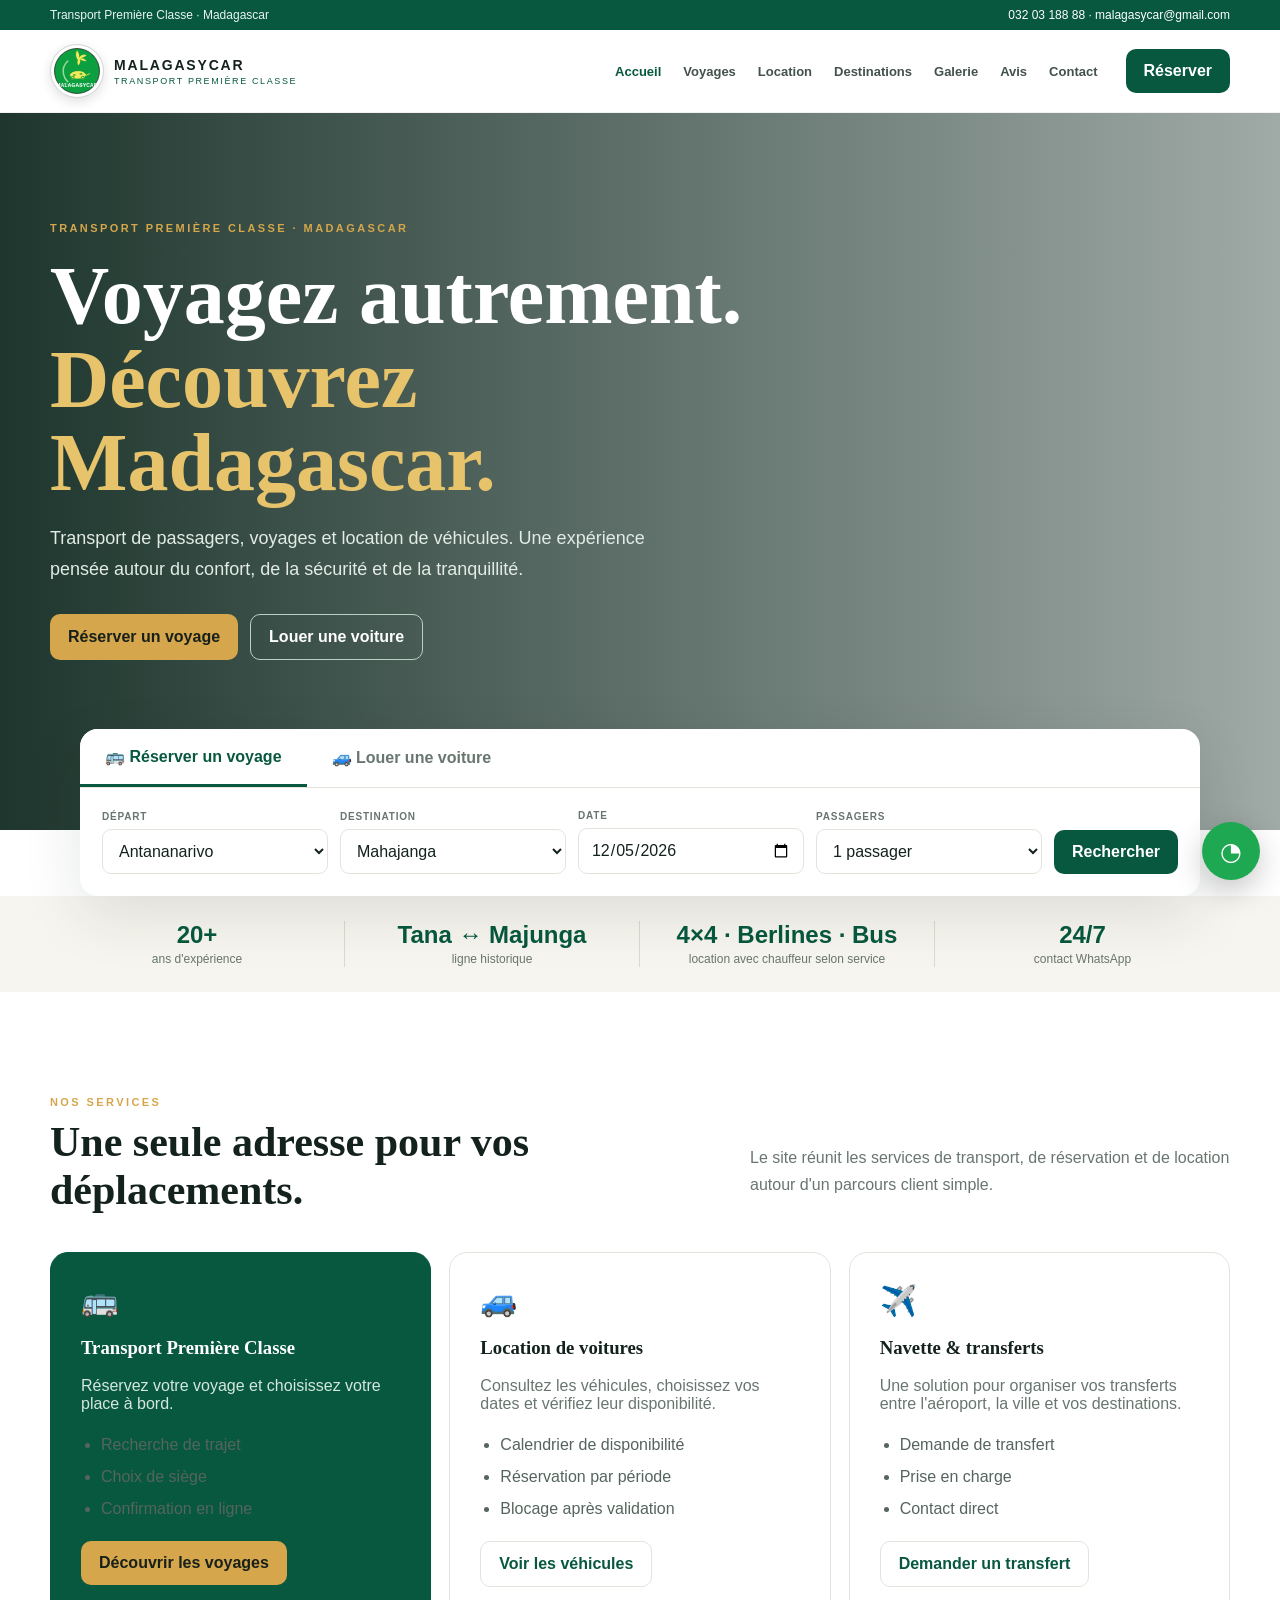
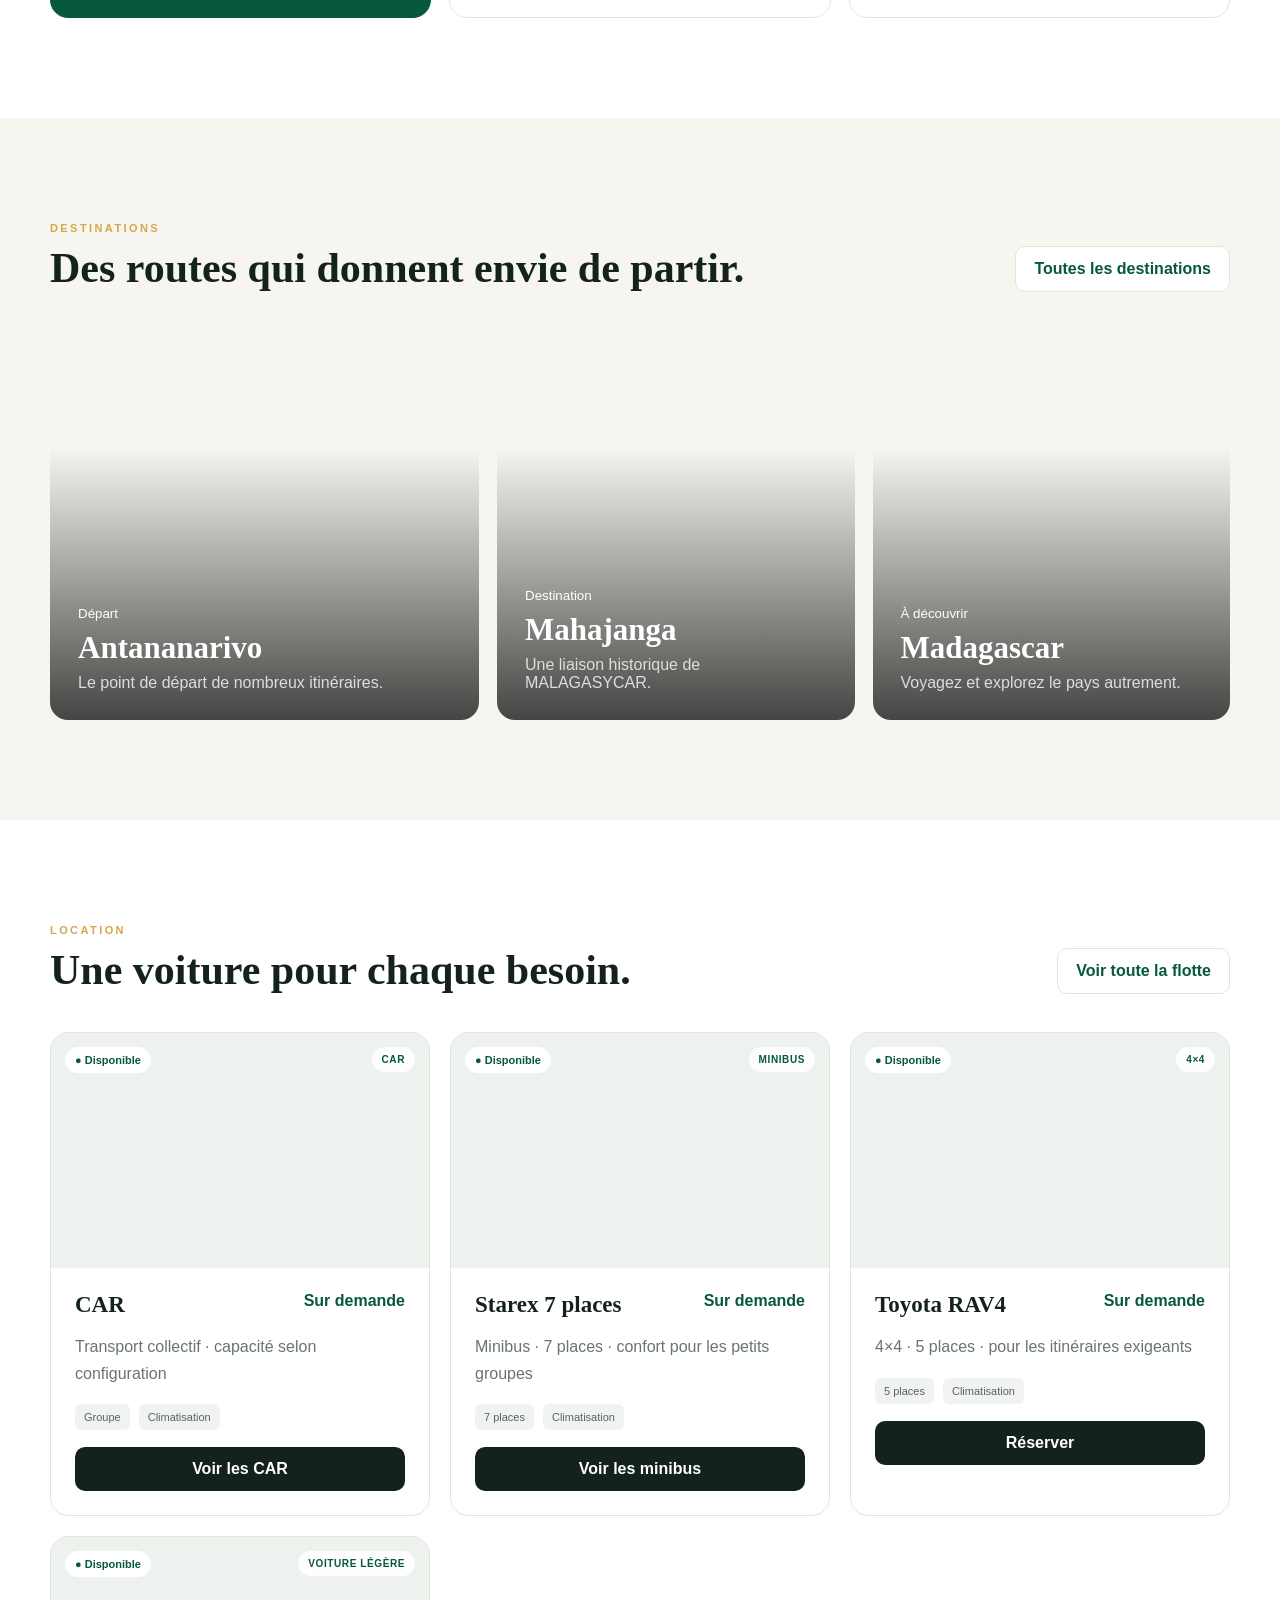
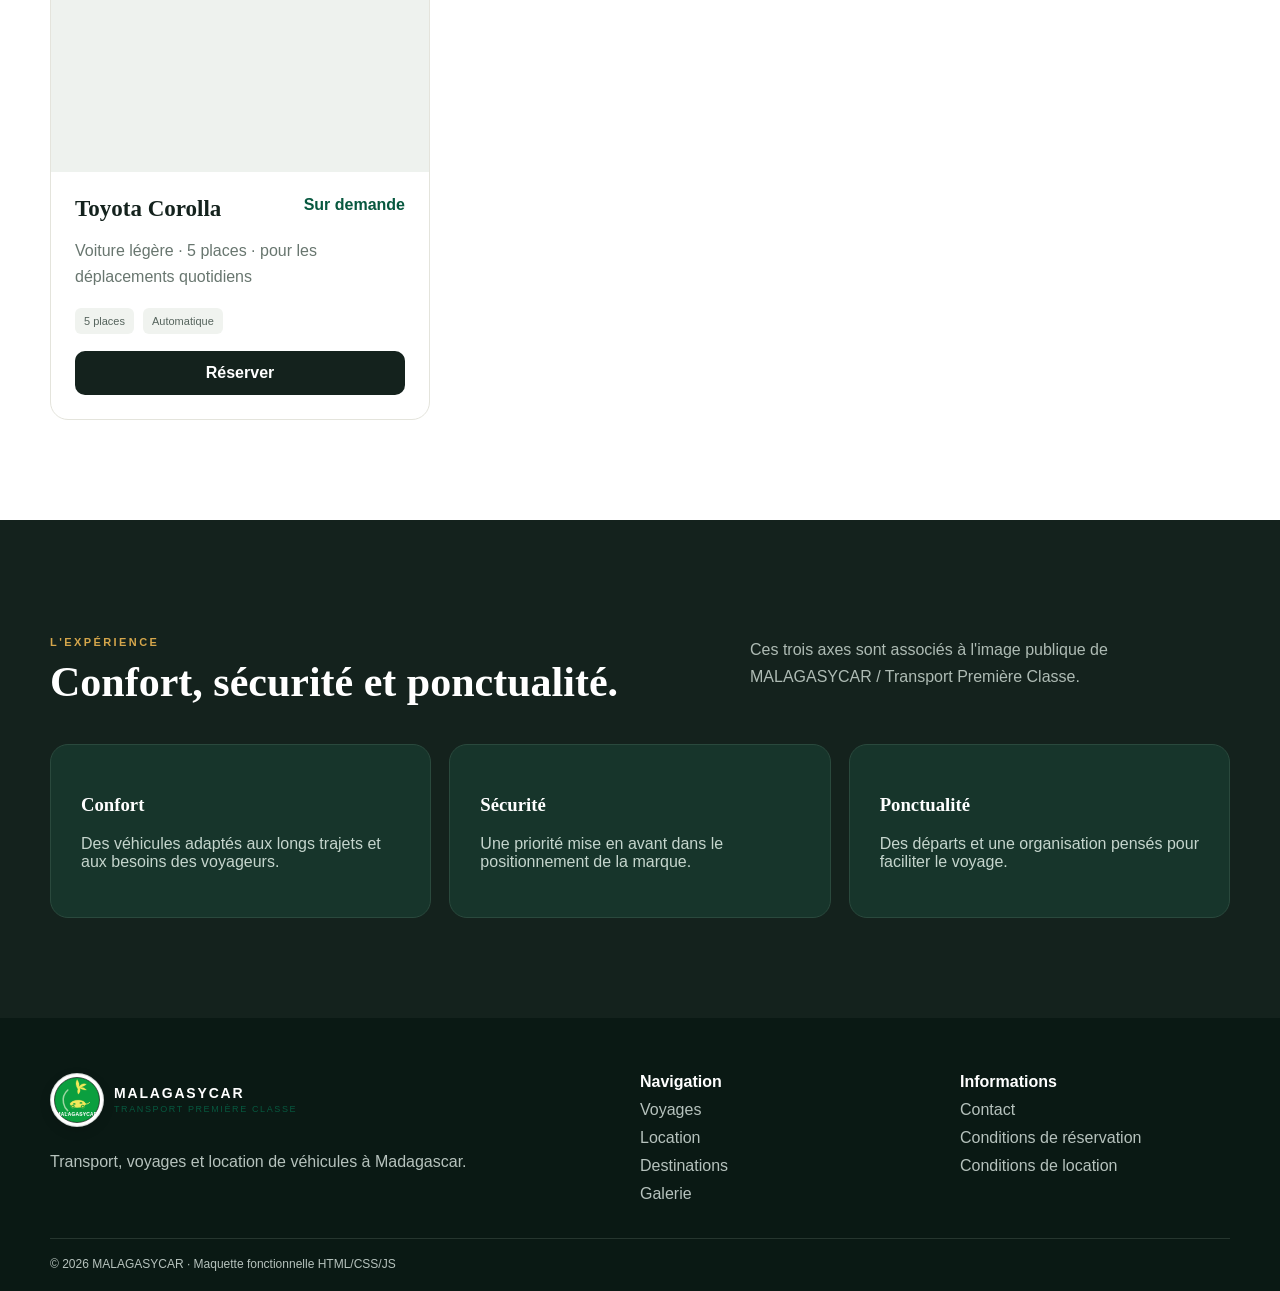
<file: index.html>
<!doctype html><html lang="fr"><head><meta charset="utf-8"><meta name="viewport" content="width=device-width,initial-scale=1"><title>Accueil — MALAGASYCAR</title><link rel="stylesheet" href="style.css"><link rel="icon" type="image/svg+xml" href="assets/logo-malagasycar.svg"><link rel="apple-touch-icon" href="assets/logo-malagasycar.svg"></head><body>
<div class="topbar"><div class="container"><span>Transport Première Classe · Madagascar</span><span><a href="tel:+261320318888">032 03 188 88</a> · <a href="mailto:malagasycar@gmail.com">malagasycar@gmail.com</a></span></div></div>
<header class="header"><div class="container nav"><a class="logo" href="index.html"><img src="assets/logo-malagasycar.svg" alt="Logo MALAGASYCAR"><span class="logo-text"><strong>MALAGASYCAR</strong><small>TRANSPORT PREMIÈRE CLASSE</small></span></a><button class="menu">☰</button><nav class="navlinks"><a class="active" href="index.html">Accueil</a><a class="" href="voyages.html">Voyages</a><a class="" href="location.html">Location</a><a class="" href="destinations.html">Destinations</a><a class="" href="galerie.html">Galerie</a><a class="" href="avis.html">Avis</a><a class="" href="contact.html">Contact</a></nav><a class="btn btn-primary" href="reservation.html">Réserver</a></div></header>
<section class="hero"><div class="container hero-content"><span class="kicker">TRANSPORT PREMIÈRE CLASSE · MADAGASCAR</span><h1>Voyagez autrement.<br><em>Découvrez Madagascar.</em></h1><p>Transport de passagers, voyages et location de véhicules. Une expérience pensée autour du confort, de la sécurité et de la tranquillité.</p><div class="hero-actions"><a class="btn btn-gold" href="reservation.html?type=travel">Réserver un voyage</a><a class="btn btn-outline" style="background:transparent;color:#fff;border-color:#b9d0c5" href="location.html">Louer une voiture</a></div></div>
<div class="booking-box"><div class="booking-tabs"><button class="booking-tab active" data-tab="travel">🚌 Réserver un voyage</button><button class="booking-tab" data-tab="rental">🚙 Louer une voiture</button></div>
<div id="travel-panel" class="booking-panel active"><div class="field"><label>Départ</label><select><option>Antananarivo</option><option>Mahajanga</option></select></div><div class="field"><label>Destination</label><select><option>Mahajanga</option><option>Antananarivo</option></select></div><div class="field"><label>Date</label><input id="travel-date" type="date"></div><div class="field"><label>Passagers</label><select><option>1 passager</option><option>2 passagers</option><option>3 passagers</option></select></div><button id="search-travel" class="btn btn-primary">Rechercher</button></div>
<div id="rental-panel" class="booking-panel"><div class="field"><label>Lieu</label><select><option>Antananarivo</option><option>Mahajanga</option></select></div><div class="field"><label>Début</label><input id="rental-start" type="date"></div><div class="field"><label>Fin</label><input id="rental-end" type="date"></div><div></div><button id="search-rental" class="btn btn-primary">Voir les voitures</button></div></div></section>
<div class="stats"><div class="container stats-grid"><div class="stat"><strong>20+</strong><span>ans d'expérience</span></div><div class="stat"><strong>Tana ↔ Majunga</strong><span>ligne historique</span></div><div class="stat"><strong>4×4 · Berlines · Bus</strong><span>location avec chauffeur selon service</span></div><div class="stat"><strong>24/7</strong><span>contact WhatsApp</span></div></div></div>
<section class="section"><div class="container"><div class="section-head"><div><span class="kicker">NOS SERVICES</span><h2>Une seule adresse pour vos déplacements.</h2></div><p>Le site réunit les services de transport, de réservation et de location autour d'un parcours client simple.</p></div><div class="grid3"><article class="service featured"><div class="icon">🚌</div><h3>Transport Première Classe</h3><p>Réservez votre voyage et choisissez votre place à bord.</p><ul><li>Recherche de trajet</li><li>Choix de siège</li><li>Confirmation en ligne</li></ul><a class="btn btn-gold" href="voyages.html">Découvrir les voyages</a></article><article class="service"><div class="icon">🚙</div><h3>Location de voitures</h3><p>Consultez les véhicules, choisissez vos dates et vérifiez leur disponibilité.</p><ul><li>Calendrier de disponibilité</li><li>Réservation par période</li><li>Blocage après validation</li></ul><a class="btn btn-outline" href="location.html">Voir les véhicules</a></article><article class="service"><div class="icon">✈️</div><h3>Navette & transferts</h3><p>Une solution pour organiser vos transferts entre l'aéroport, la ville et vos destinations.</p><ul><li>Demande de transfert</li><li>Prise en charge</li><li>Contact direct</li></ul><a class="btn btn-outline" href="contact.html">Demander un transfert</a></article></div></div></section>
<section class="section paper"><div class="container"><div class="section-head"><div><span class="kicker">DESTINATIONS</span><h2>Des routes qui donnent envie de partir.</h2></div><a class="btn btn-outline" href="destinations.html">Toutes les destinations</a></div><div class="destination-grid"><article class="destination d-tana"><div><small>Départ</small><h3>Antananarivo</h3><p>Le point de départ de nombreux itinéraires.</p></div></article><article class="destination d-mahajanga"><div><small>Destination</small><h3>Mahajanga</h3><p>Une liaison historique de MALAGASYCAR.</p></div></article><article class="destination d-west"><div><small>À découvrir</small><h3>Madagascar</h3><p>Voyagez et explorez le pays autrement.</p></div></article></div></div></section>
<section class="section"><div class="container"><div class="section-head"><div><span class="kicker">LOCATION</span><h2>Une voiture pour chaque besoin.</h2></div><a class="btn btn-outline" href="location.html">Voir toute la flotte</a></div><div class="cars">
<article class="card"><div class="car-photo car4"><span class="badge available">● Disponible</span><span class="fleet-type">CAR</span></div><div class="card-body"><div class="car-title"><h3>CAR</h3><span class="price">Sur demande</span></div><p>Transport collectif · capacité selon configuration</p><div class="specs"><span class="spec">Groupe</span><span class="spec">Climatisation</span></div><a class="btn btn-dark btn-block" href="location.html">Voir les CAR</a></div></article>
<article class="card"><div class="car-photo car3"><span class="badge available">● Disponible</span><span class="fleet-type">MINIBUS</span></div><div class="card-body"><div class="car-title"><h3>Starex 7 places</h3><span class="price">Sur demande</span></div><p>Minibus · 7 places · confort pour les petits groupes</p><div class="specs"><span class="spec">7 places</span><span class="spec">Climatisation</span></div><a class="btn btn-dark btn-block" href="location.html">Voir les minibus</a></div></article>
<article class="card"><div class="car-photo car2"><span class="badge available">● Disponible</span><span class="fleet-type">4×4</span></div><div class="card-body"><div class="car-title"><h3>Toyota RAV4</h3><span class="price">Sur demande</span></div><p>4×4 · 5 places · pour les itinéraires exigeants</p><div class="specs"><span class="spec">5 places</span><span class="spec">Climatisation</span></div><a class="btn btn-dark btn-block" href="location.html">Réserver</a></div></article>
<article class="card"><div class="car-photo car1"><span class="badge available">● Disponible</span><span class="fleet-type">VOITURE LÉGÈRE</span></div><div class="card-body"><div class="car-title"><h3>Toyota Corolla</h3><span class="price">Sur demande</span></div><p>Voiture légère · 5 places · pour les déplacements quotidiens</p><div class="specs"><span class="spec">5 places</span><span class="spec">Automatique</span></div><a class="btn btn-dark btn-block" href="location.html">Réserver</a></div></article>
</div></div></section>
<section class="section dark"><div class="container"><div class="section-head"><div><span class="kicker">L'EXPÉRIENCE</span><h2>Confort, sécurité et ponctualité.</h2></div><p>Ces trois axes sont associés à l'image publique de MALAGASYCAR / Transport Première Classe.</p></div><div class="grid3"><div class="service" style="background:#17352b;border-color:#2a493d;color:#fff"><h3>Confort</h3><p style="color:#c5d5cd">Des véhicules adaptés aux longs trajets et aux besoins des voyageurs.</p></div><div class="service" style="background:#17352b;border-color:#2a493d;color:#fff"><h3>Sécurité</h3><p style="color:#c5d5cd">Une priorité mise en avant dans le positionnement de la marque.</p></div><div class="service" style="background:#17352b;border-color:#2a493d;color:#fff"><h3>Ponctualité</h3><p style="color:#c5d5cd">Des départs et une organisation pensés pour faciliter le voyage.</p></div></div></div></section>
<a class="whatsapp" href="https://wa.me/261320318888" target="_blank" aria-label="WhatsApp">◔</a>
<footer class="footer"><div class="container footer-grid"><div class="footer-col"><a class="logo" href="index.html"><img src="assets/logo-malagasycar.svg" alt="Logo MALAGASYCAR"><span class="logo-text"><strong style="color:#fff">MALAGASYCAR</strong><small>TRANSPORT PREMIÈRE CLASSE</small></span></a><p>Transport, voyages et location de véhicules à Madagascar.</p></div><div class="footer-col"><strong>Navigation</strong><a href="voyages.html">Voyages</a><a href="location.html">Location</a><a href="destinations.html">Destinations</a><a href="galerie.html">Galerie</a></div><div class="footer-col"><strong>Informations</strong><a href="contact.html">Contact</a><a href="#">Conditions de réservation</a><a href="#">Conditions de location</a></div></div><div class="container copyright">© 2026 MALAGASYCAR · Maquette fonctionnelle HTML/CSS/JS</div></footer><script src="app.js"></script></body></html>
</file>
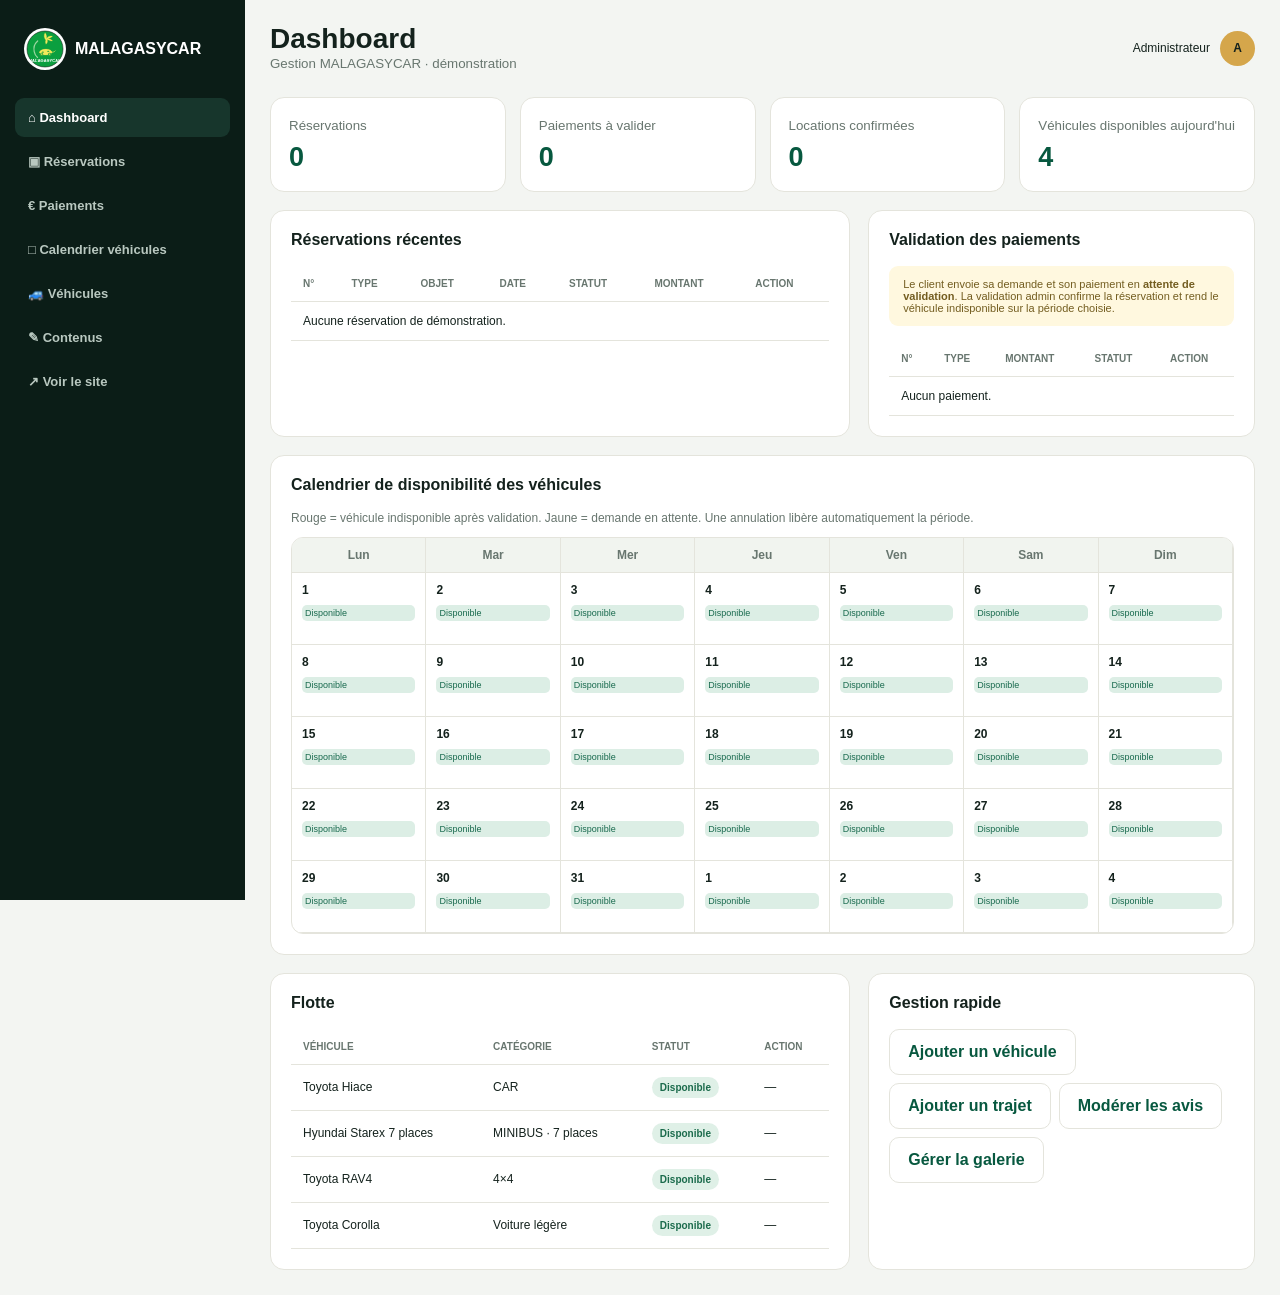
<file: admin.html>
<!doctype html><html lang="fr"><head><meta charset="utf-8"><meta name="viewport" content="width=device-width,initial-scale=1"><title>Administration — MALAGASYCAR</title><link rel="stylesheet" href="style.css"><link rel="icon" type="image/svg+xml" href="assets/logo-malagasycar.svg"><link rel="apple-touch-icon" href="assets/logo-malagasycar.svg"></head><body class="admin-body"><div class="admin-shell"><aside class="sidebar"><div class="side-brand"><img src="assets/logo-malagasycar.svg"><strong class="side-label">MALAGASYCAR</strong></div><nav class="side-nav"><a class="active" href="#dashboard">⌂ <span>Dashboard</span></a><a href="#reservations">▣ <span>Réservations</span></a><a href="#payments">€ <span>Paiements</span></a><a href="#calendar">□ <span>Calendrier véhicules</span></a><a href="#vehicles">🚙 <span>Véhicules</span></a><a href="#content">✎ <span>Contenus</span></a><a href="index.html">↗ <span>Voir le site</span></a></nav></aside><main class="admin-main" id="admin-app"><div class="admin-top"><div><h1>Dashboard</h1><small style="color:var(--muted)">Gestion MALAGASYCAR · démonstration</small></div><div class="admin-user"><span>Administrateur</span><span class="avatar">A</span></div></div><div class="kpi-grid"><div class="kpi"><small>Réservations</small><strong id="kpi-res">0</strong></div><div class="kpi"><small>Paiements à valider</small><strong id="kpi-pay">0</strong></div><div class="kpi"><small>Locations confirmées</small><strong id="kpi-rent">0</strong></div><div class="kpi"><small>Véhicules disponibles aujourd'hui</small><strong id="kpi-cars">3</strong></div></div>
<div class="admin-grid" id="reservations"><section class="admin-card"><h2>Réservations récentes</h2><div class="table-wrap"><table class="table"><thead><tr><th>N°</th><th>Type</th><th>Objet</th><th>Date</th><th>Statut</th><th>Montant</th><th>Action</th></tr></thead><tbody id="reservation-rows"></tbody></table></div></section><section class="admin-card" id="payments"><h2>Validation des paiements</h2><div class="notice">Le client envoie sa demande et son paiement en <strong>attente de validation</strong>. La validation admin confirme la réservation et rend le véhicule indisponible sur la période choisie.</div><div class="table-wrap"><table class="table"><thead><tr><th>N°</th><th>Type</th><th>Montant</th><th>Statut</th><th>Action</th></tr></thead><tbody id="payment-rows"></tbody></table></div></section></div>
<section class="admin-card admin-calendar" id="calendar"><h2>Calendrier de disponibilité des véhicules</h2><p style="color:var(--muted);font-size:12px">Rouge = véhicule indisponible après validation. Jaune = demande en attente. Une annulation libère automatiquement la période.</p><div id="admin-cal" class="calendar"></div></section>
<div class="admin-grid"><section class="admin-card" id="vehicles"><h2>Flotte</h2><div class="table-wrap"><table class="table"><thead><tr><th>Véhicule</th><th>Catégorie</th><th>Statut</th><th>Action</th></tr></thead><tbody id="fleet-rows"></tbody></table></div></section><section class="admin-card" id="content"><h2>Gestion rapide</h2><div class="admin-actions"><button class="btn btn-outline">Ajouter un véhicule</button><button class="btn btn-outline">Ajouter un trajet</button><button class="btn btn-outline">Modérer les avis</button><button class="btn btn-outline">Gérer la galerie</button></div></section></div></main></div><div id="toast" class="toast"></div><script src="app.js"></script></body></html>
</file>
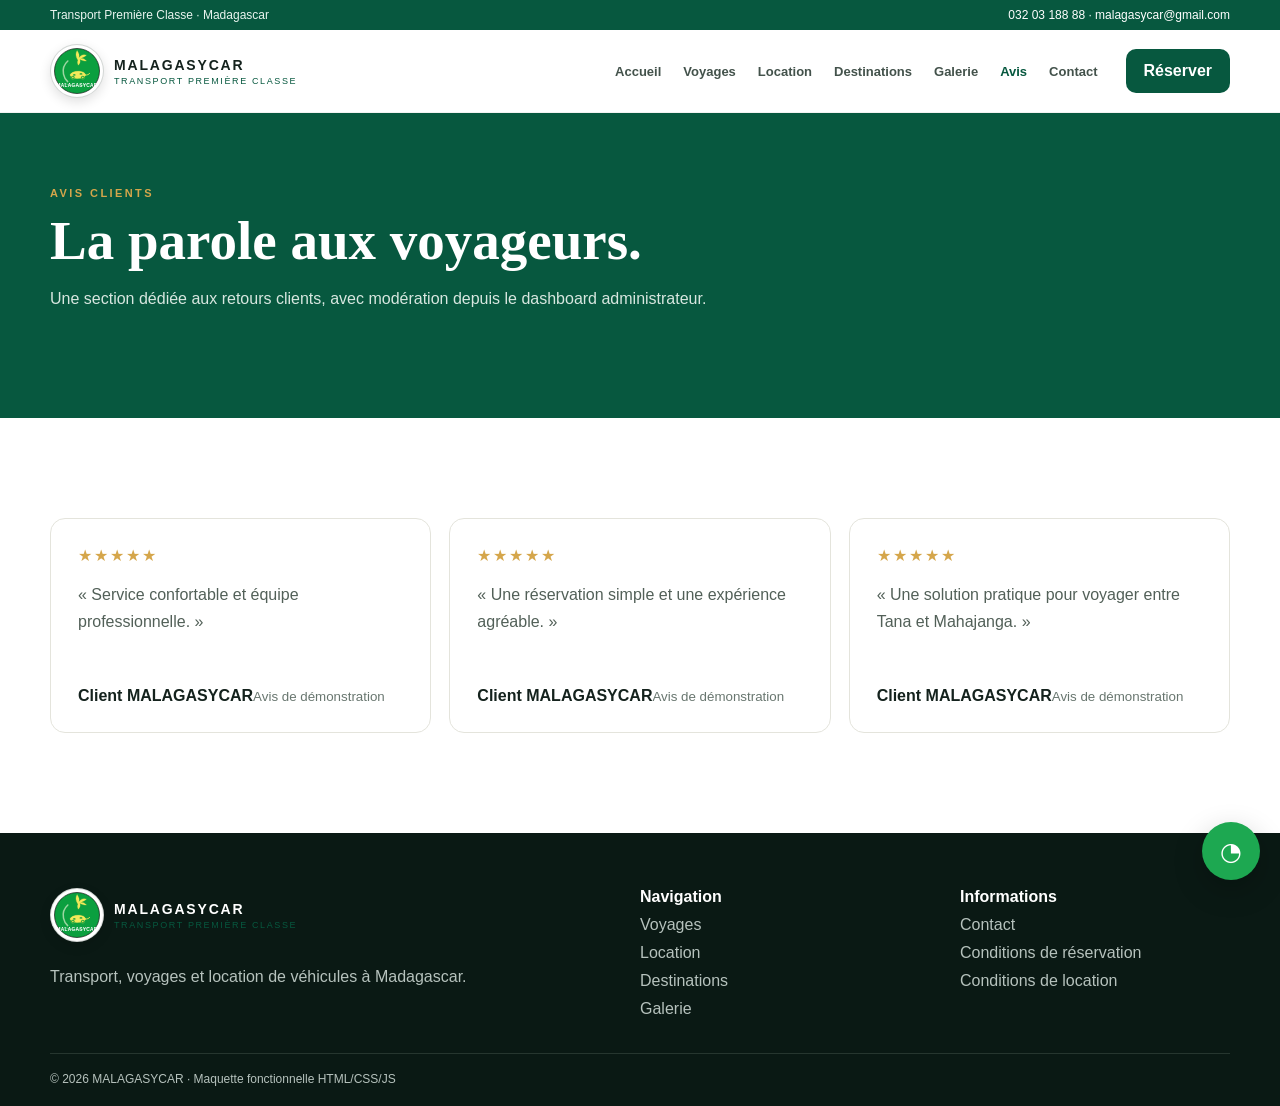
<file: avis.html>
<!doctype html><html lang="fr"><head><meta charset="utf-8"><meta name="viewport" content="width=device-width,initial-scale=1"><title>Avis clients — MALAGASYCAR</title><link rel="stylesheet" href="style.css"><link rel="icon" type="image/svg+xml" href="assets/logo-malagasycar.svg"><link rel="apple-touch-icon" href="assets/logo-malagasycar.svg"></head><body>
<div class="topbar"><div class="container"><span>Transport Première Classe · Madagascar</span><span><a href="tel:+261320318888">032 03 188 88</a> · <a href="mailto:malagasycar@gmail.com">malagasycar@gmail.com</a></span></div></div>
<header class="header"><div class="container nav"><a class="logo" href="index.html"><img src="assets/logo-malagasycar.svg" alt="Logo MALAGASYCAR"><span class="logo-text"><strong>MALAGASYCAR</strong><small>TRANSPORT PREMIÈRE CLASSE</small></span></a><button class="menu">☰</button><nav class="navlinks"><a class="" href="index.html">Accueil</a><a class="" href="voyages.html">Voyages</a><a class="" href="location.html">Location</a><a class="" href="destinations.html">Destinations</a><a class="" href="galerie.html">Galerie</a><a class="active" href="avis.html">Avis</a><a class="" href="contact.html">Contact</a></nav><a class="btn btn-primary" href="reservation.html">Réserver</a></div></header>
<section class="page-hero"><div class="container"><span class="kicker">AVIS CLIENTS</span><h1>La parole aux voyageurs.</h1><p>Une section dédiée aux retours clients, avec modération depuis le dashboard administrateur.</p></div></section><section class="section"><div class="container"><div class="reviews"><article class="review"><div class="stars">★★★★★</div><p>« Service confortable et équipe professionnelle. »</p><strong>Client MALAGASYCAR</strong><small>Avis de démonstration</small></article><article class="review"><div class="stars">★★★★★</div><p>« Une réservation simple et une expérience agréable. »</p><strong>Client MALAGASYCAR</strong><small>Avis de démonstration</small></article><article class="review"><div class="stars">★★★★★</div><p>« Une solution pratique pour voyager entre Tana et Mahajanga. »</p><strong>Client MALAGASYCAR</strong><small>Avis de démonstration</small></article></div></div></section>
<a class="whatsapp" href="https://wa.me/261320318888" target="_blank" aria-label="WhatsApp">◔</a>
<footer class="footer"><div class="container footer-grid"><div class="footer-col"><a class="logo" href="index.html"><img src="assets/logo-malagasycar.svg" alt="Logo MALAGASYCAR"><span class="logo-text"><strong style="color:#fff">MALAGASYCAR</strong><small>TRANSPORT PREMIÈRE CLASSE</small></span></a><p>Transport, voyages et location de véhicules à Madagascar.</p></div><div class="footer-col"><strong>Navigation</strong><a href="voyages.html">Voyages</a><a href="location.html">Location</a><a href="destinations.html">Destinations</a><a href="galerie.html">Galerie</a></div><div class="footer-col"><strong>Informations</strong><a href="contact.html">Contact</a><a href="#">Conditions de réservation</a><a href="#">Conditions de location</a></div></div><div class="container copyright">© 2026 MALAGASYCAR · Maquette fonctionnelle HTML/CSS/JS</div></footer><script src="app.js"></script></body></html>
</file>
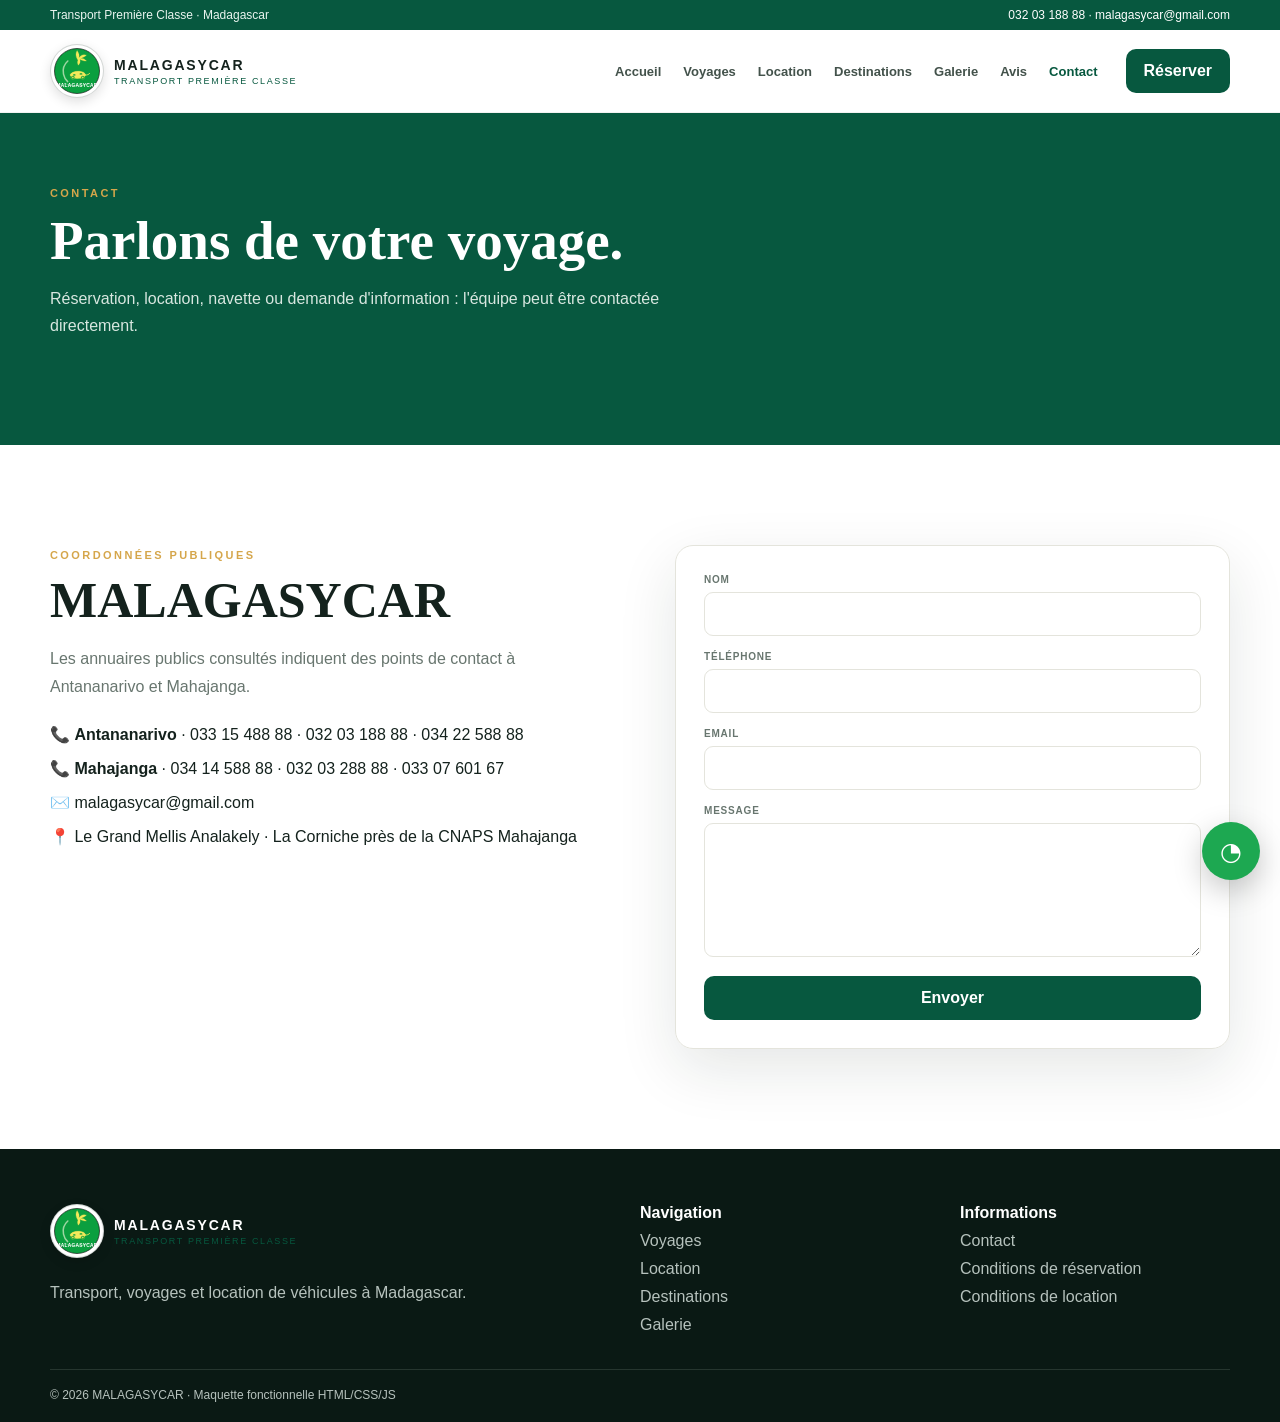
<file: contact.html>
<!doctype html><html lang="fr"><head><meta charset="utf-8"><meta name="viewport" content="width=device-width,initial-scale=1"><title>Contact — MALAGASYCAR</title><link rel="stylesheet" href="style.css"><link rel="icon" type="image/svg+xml" href="assets/logo-malagasycar.svg"><link rel="apple-touch-icon" href="assets/logo-malagasycar.svg"></head><body>
<div class="topbar"><div class="container"><span>Transport Première Classe · Madagascar</span><span><a href="tel:+261320318888">032 03 188 88</a> · <a href="mailto:malagasycar@gmail.com">malagasycar@gmail.com</a></span></div></div>
<header class="header"><div class="container nav"><a class="logo" href="index.html"><img src="assets/logo-malagasycar.svg" alt="Logo MALAGASYCAR"><span class="logo-text"><strong>MALAGASYCAR</strong><small>TRANSPORT PREMIÈRE CLASSE</small></span></a><button class="menu">☰</button><nav class="navlinks"><a class="" href="index.html">Accueil</a><a class="" href="voyages.html">Voyages</a><a class="" href="location.html">Location</a><a class="" href="destinations.html">Destinations</a><a class="" href="galerie.html">Galerie</a><a class="" href="avis.html">Avis</a><a class="active" href="contact.html">Contact</a></nav><a class="btn btn-primary" href="reservation.html">Réserver</a></div></header>
<section class="page-hero"><div class="container"><span class="kicker">CONTACT</span><h1>Parlons de votre voyage.</h1><p>Réservation, location, navette ou demande d'information : l'équipe peut être contactée directement.</p></div></section><section class="section"><div class="container contact-grid"><div><span class="kicker">COORDONNÉES PUBLIQUES</span><h2>MALAGASYCAR</h2><p>Les annuaires publics consultés indiquent des points de contact à Antananarivo et Mahajanga.</p><div class="contact-list"><div>📞 <strong>Antananarivo</strong> · 033 15 488 88 · 032 03 188 88 · 034 22 588 88</div><div>📞 <strong>Mahajanga</strong> · 034 14 588 88 · 032 03 288 88 · 033 07 601 67</div><div>✉️ malagasycar@gmail.com</div><div>📍 Le Grand Mellis Analakely · La Corniche près de la CNAPS Mahajanga</div></div></div><form id="contact-form" class="contact-form"><div class="field"><label>Nom</label><input class="input" required></div><div class="field"><label>Téléphone</label><input class="input" required></div><div class="field"><label>Email</label><input class="input" type="email"></div><div class="field"><label>Message</label><textarea class="input" rows="6" required></textarea></div><button class="btn btn-primary">Envoyer</button></form></div></section>
<a class="whatsapp" href="https://wa.me/261320318888" target="_blank" aria-label="WhatsApp">◔</a>
<footer class="footer"><div class="container footer-grid"><div class="footer-col"><a class="logo" href="index.html"><img src="assets/logo-malagasycar.svg" alt="Logo MALAGASYCAR"><span class="logo-text"><strong style="color:#fff">MALAGASYCAR</strong><small>TRANSPORT PREMIÈRE CLASSE</small></span></a><p>Transport, voyages et location de véhicules à Madagascar.</p></div><div class="footer-col"><strong>Navigation</strong><a href="voyages.html">Voyages</a><a href="location.html">Location</a><a href="destinations.html">Destinations</a><a href="galerie.html">Galerie</a></div><div class="footer-col"><strong>Informations</strong><a href="contact.html">Contact</a><a href="#">Conditions de réservation</a><a href="#">Conditions de location</a></div></div><div class="container copyright">© 2026 MALAGASYCAR · Maquette fonctionnelle HTML/CSS/JS</div></footer><script src="app.js"></script></body></html>
</file>
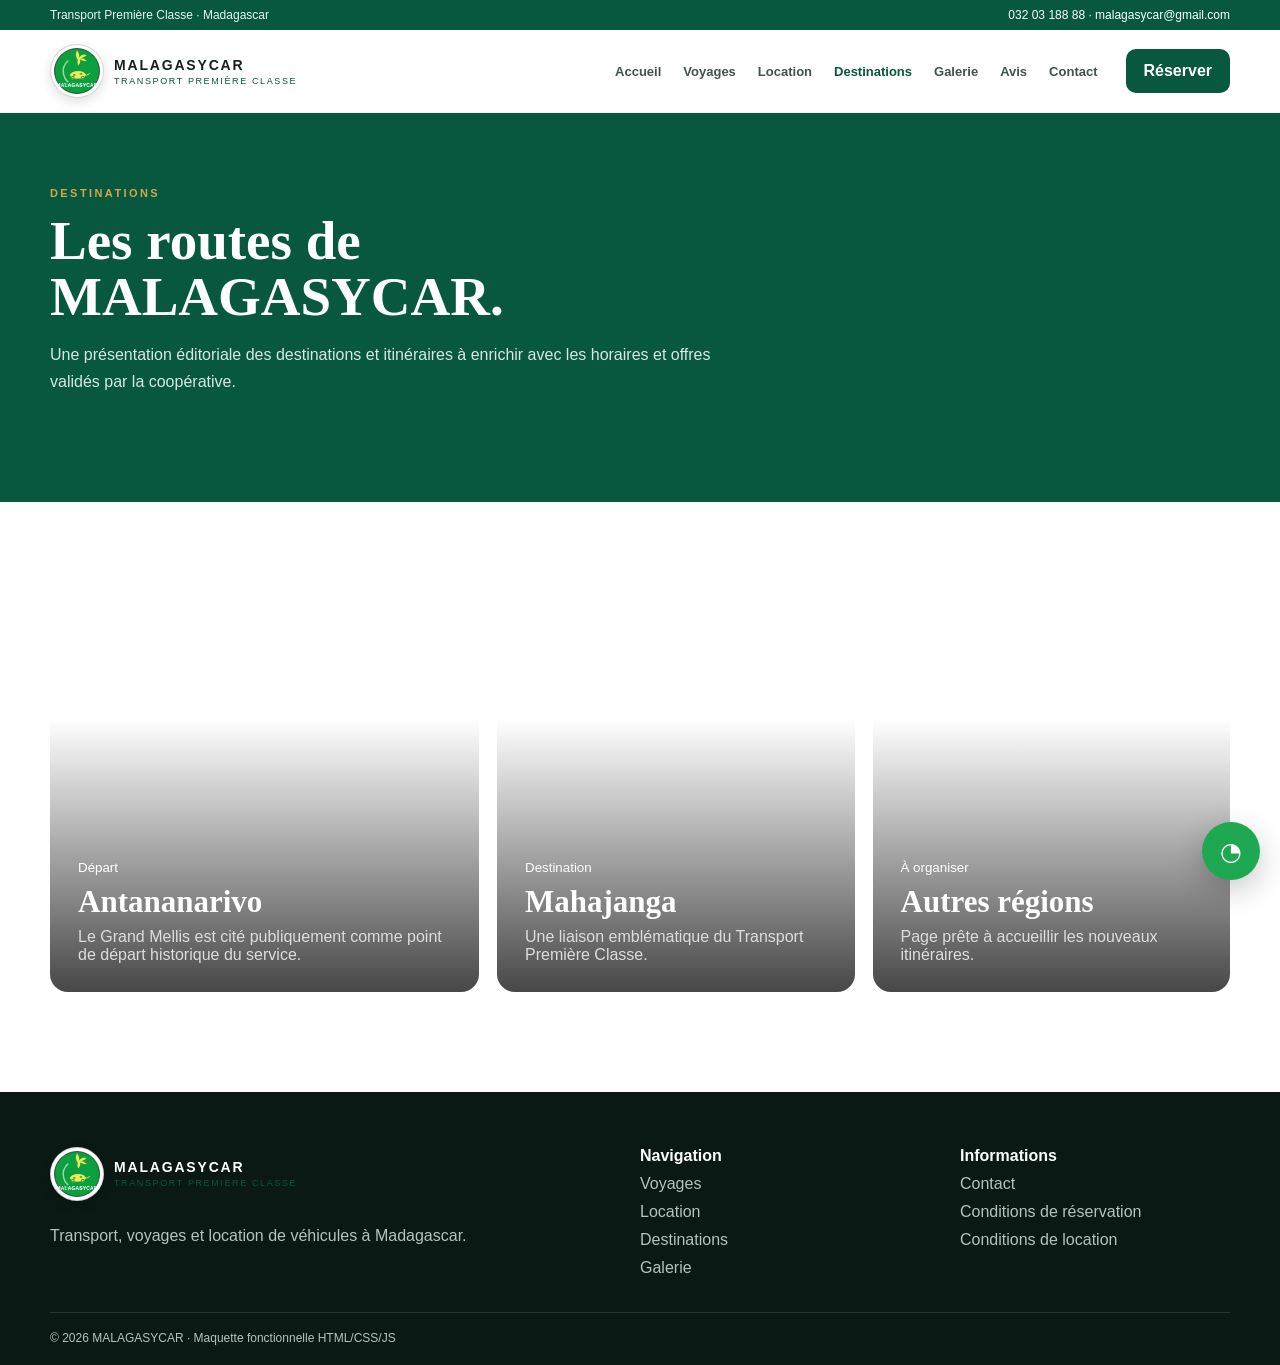
<file: destinations.html>
<!doctype html><html lang="fr"><head><meta charset="utf-8"><meta name="viewport" content="width=device-width,initial-scale=1"><title>Destinations — MALAGASYCAR</title><link rel="stylesheet" href="style.css"><link rel="icon" type="image/svg+xml" href="assets/logo-malagasycar.svg"><link rel="apple-touch-icon" href="assets/logo-malagasycar.svg"></head><body>
<div class="topbar"><div class="container"><span>Transport Première Classe · Madagascar</span><span><a href="tel:+261320318888">032 03 188 88</a> · <a href="mailto:malagasycar@gmail.com">malagasycar@gmail.com</a></span></div></div>
<header class="header"><div class="container nav"><a class="logo" href="index.html"><img src="assets/logo-malagasycar.svg" alt="Logo MALAGASYCAR"><span class="logo-text"><strong>MALAGASYCAR</strong><small>TRANSPORT PREMIÈRE CLASSE</small></span></a><button class="menu">☰</button><nav class="navlinks"><a class="" href="index.html">Accueil</a><a class="" href="voyages.html">Voyages</a><a class="" href="location.html">Location</a><a class="active" href="destinations.html">Destinations</a><a class="" href="galerie.html">Galerie</a><a class="" href="avis.html">Avis</a><a class="" href="contact.html">Contact</a></nav><a class="btn btn-primary" href="reservation.html">Réserver</a></div></header>
<section class="page-hero"><div class="container"><span class="kicker">DESTINATIONS</span><h1>Les routes de MALAGASYCAR.</h1><p>Une présentation éditoriale des destinations et itinéraires à enrichir avec les horaires et offres validés par la coopérative.</p></div></section><section class="section"><div class="container"><div class="destination-grid"><article class="destination d-tana"><div><small>Départ</small><h3>Antananarivo</h3><p>Le Grand Mellis est cité publiquement comme point de départ historique du service.</p></div></article><article class="destination d-mahajanga"><div><small>Destination</small><h3>Mahajanga</h3><p>Une liaison emblématique du Transport Première Classe.</p></div></article><article class="destination d-west"><div><small>À organiser</small><h3>Autres régions</h3><p>Page prête à accueillir les nouveaux itinéraires.</p></div></article></div></div></section>
<a class="whatsapp" href="https://wa.me/261320318888" target="_blank" aria-label="WhatsApp">◔</a>
<footer class="footer"><div class="container footer-grid"><div class="footer-col"><a class="logo" href="index.html"><img src="assets/logo-malagasycar.svg" alt="Logo MALAGASYCAR"><span class="logo-text"><strong style="color:#fff">MALAGASYCAR</strong><small>TRANSPORT PREMIÈRE CLASSE</small></span></a><p>Transport, voyages et location de véhicules à Madagascar.</p></div><div class="footer-col"><strong>Navigation</strong><a href="voyages.html">Voyages</a><a href="location.html">Location</a><a href="destinations.html">Destinations</a><a href="galerie.html">Galerie</a></div><div class="footer-col"><strong>Informations</strong><a href="contact.html">Contact</a><a href="#">Conditions de réservation</a><a href="#">Conditions de location</a></div></div><div class="container copyright">© 2026 MALAGASYCAR · Maquette fonctionnelle HTML/CSS/JS</div></footer><script src="app.js"></script></body></html>
</file>
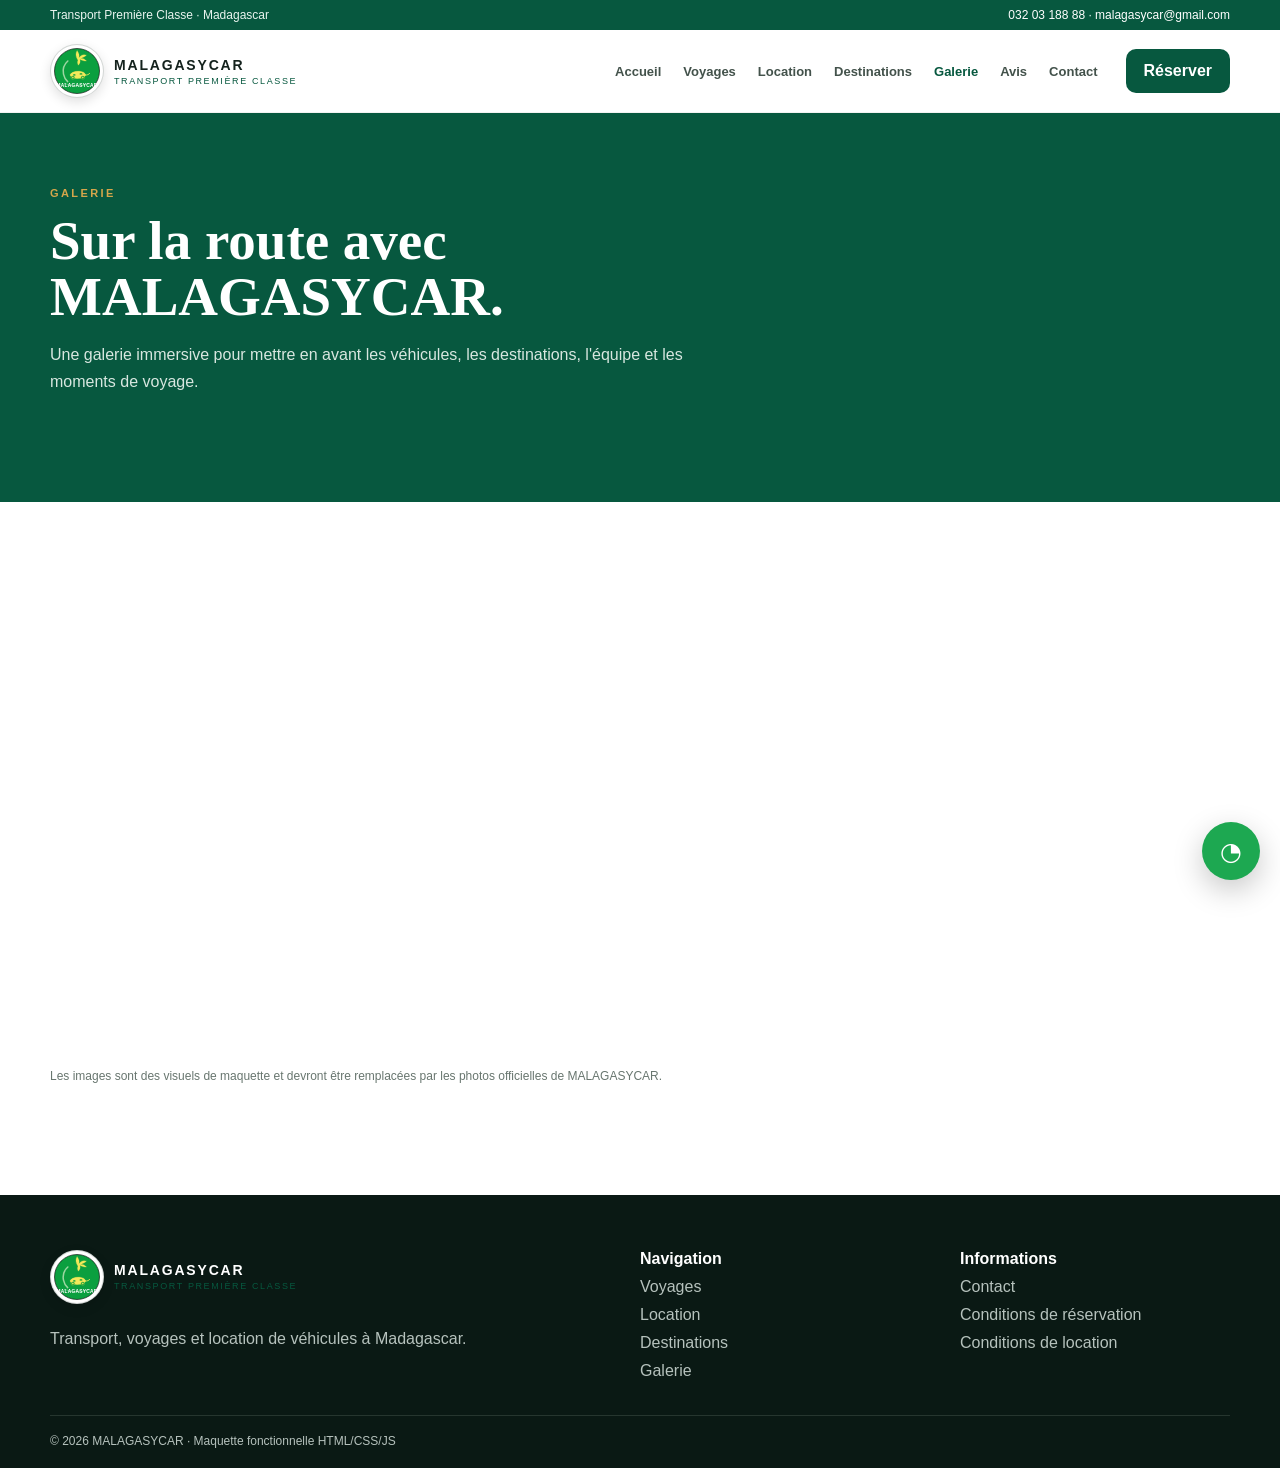
<file: galerie.html>
<!doctype html><html lang="fr"><head><meta charset="utf-8"><meta name="viewport" content="width=device-width,initial-scale=1"><title>Galerie — MALAGASYCAR</title><link rel="stylesheet" href="style.css"><link rel="icon" type="image/svg+xml" href="assets/logo-malagasycar.svg"><link rel="apple-touch-icon" href="assets/logo-malagasycar.svg"></head><body>
<div class="topbar"><div class="container"><span>Transport Première Classe · Madagascar</span><span><a href="tel:+261320318888">032 03 188 88</a> · <a href="mailto:malagasycar@gmail.com">malagasycar@gmail.com</a></span></div></div>
<header class="header"><div class="container nav"><a class="logo" href="index.html"><img src="assets/logo-malagasycar.svg" alt="Logo MALAGASYCAR"><span class="logo-text"><strong>MALAGASYCAR</strong><small>TRANSPORT PREMIÈRE CLASSE</small></span></a><button class="menu">☰</button><nav class="navlinks"><a class="" href="index.html">Accueil</a><a class="" href="voyages.html">Voyages</a><a class="" href="location.html">Location</a><a class="" href="destinations.html">Destinations</a><a class="active" href="galerie.html">Galerie</a><a class="" href="avis.html">Avis</a><a class="" href="contact.html">Contact</a></nav><a class="btn btn-primary" href="reservation.html">Réserver</a></div></header>
<section class="page-hero"><div class="container"><span class="kicker">GALERIE</span><h1>Sur la route avec MALAGASYCAR.</h1><p>Une galerie immersive pour mettre en avant les véhicules, les destinations, l'équipe et les moments de voyage.</p></div></section><section class="section"><div class="container"><div class="gallery"><div class="g-a"></div><div class="g-b"></div><div class="g-c"></div><div class="g-d"></div><div class="g-e"></div></div><p style="color:var(--muted);font-size:12px;margin-top:15px">Les images sont des visuels de maquette et devront être remplacées par les photos officielles de MALAGASYCAR.</p></div></section>
<a class="whatsapp" href="https://wa.me/261320318888" target="_blank" aria-label="WhatsApp">◔</a>
<footer class="footer"><div class="container footer-grid"><div class="footer-col"><a class="logo" href="index.html"><img src="assets/logo-malagasycar.svg" alt="Logo MALAGASYCAR"><span class="logo-text"><strong style="color:#fff">MALAGASYCAR</strong><small>TRANSPORT PREMIÈRE CLASSE</small></span></a><p>Transport, voyages et location de véhicules à Madagascar.</p></div><div class="footer-col"><strong>Navigation</strong><a href="voyages.html">Voyages</a><a href="location.html">Location</a><a href="destinations.html">Destinations</a><a href="galerie.html">Galerie</a></div><div class="footer-col"><strong>Informations</strong><a href="contact.html">Contact</a><a href="#">Conditions de réservation</a><a href="#">Conditions de location</a></div></div><div class="container copyright">© 2026 MALAGASYCAR · Maquette fonctionnelle HTML/CSS/JS</div></footer><script src="app.js"></script></body></html>
</file>
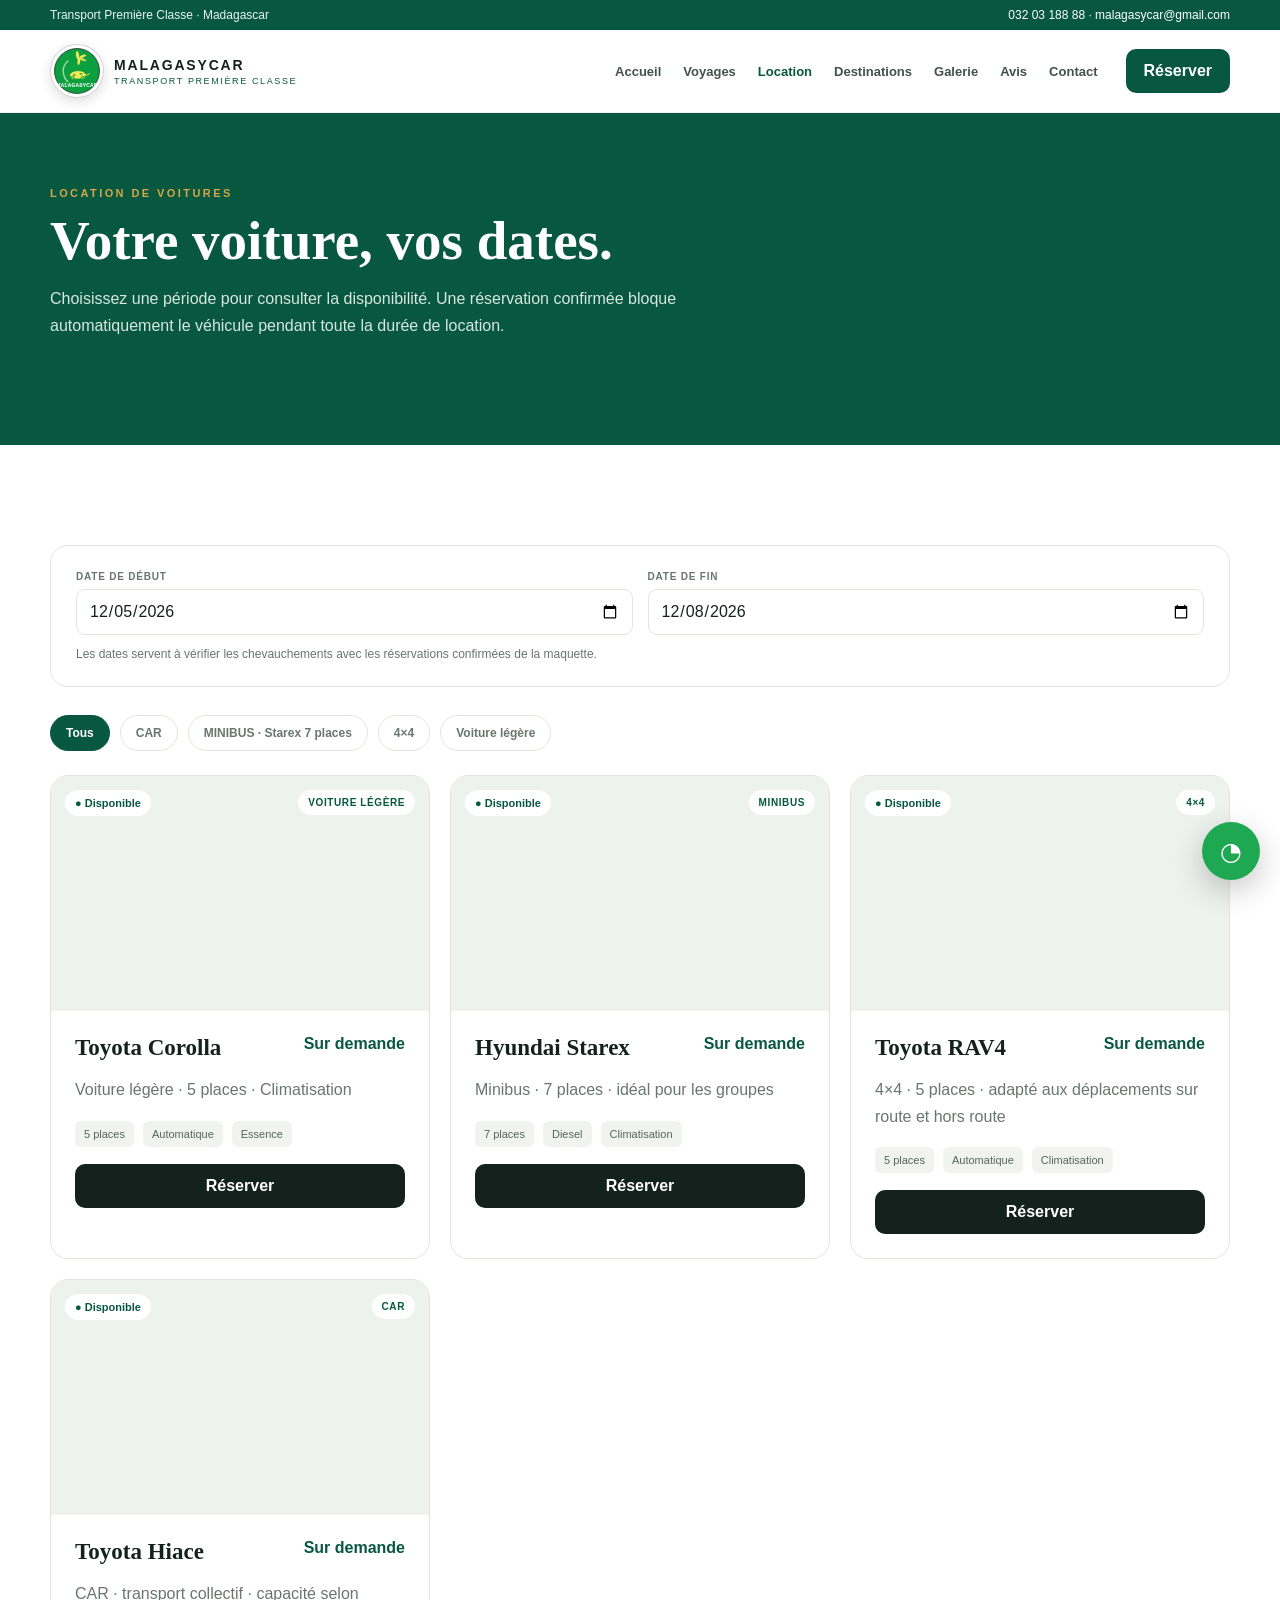
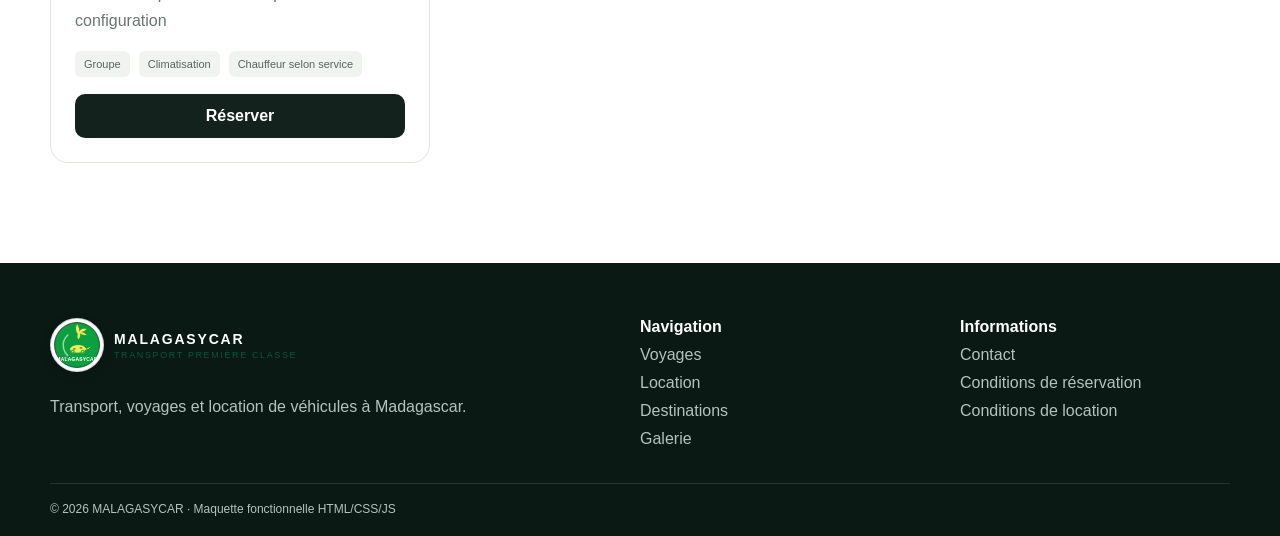
<file: location.html>
<!doctype html><html lang="fr"><head><meta charset="utf-8"><meta name="viewport" content="width=device-width,initial-scale=1"><title>Location de voitures — MALAGASYCAR</title><link rel="stylesheet" href="style.css"><link rel="icon" type="image/svg+xml" href="assets/logo-malagasycar.svg"><link rel="apple-touch-icon" href="assets/logo-malagasycar.svg"></head><body>
<div class="topbar"><div class="container"><span>Transport Première Classe · Madagascar</span><span><a href="tel:+261320318888">032 03 188 88</a> · <a href="mailto:malagasycar@gmail.com">malagasycar@gmail.com</a></span></div></div>
<header class="header"><div class="container nav"><a class="logo" href="index.html"><img src="assets/logo-malagasycar.svg" alt="Logo MALAGASYCAR"><span class="logo-text"><strong>MALAGASYCAR</strong><small>TRANSPORT PREMIÈRE CLASSE</small></span></a><button class="menu">☰</button><nav class="navlinks"><a class="" href="index.html">Accueil</a><a class="" href="voyages.html">Voyages</a><a class="active" href="location.html">Location</a><a class="" href="destinations.html">Destinations</a><a class="" href="galerie.html">Galerie</a><a class="" href="avis.html">Avis</a><a class="" href="contact.html">Contact</a></nav><a class="btn btn-primary" href="reservation.html">Réserver</a></div></header>
<section class="page-hero"><div class="container"><span class="kicker">LOCATION DE VOITURES</span><h1>Votre voiture, vos dates.</h1><p>Choisissez une période pour consulter la disponibilité. Une réservation confirmée bloque automatiquement le véhicule pendant toute la durée de location.</p></div></section><section class="section"><div class="container"><div class="panel" style="margin-bottom:28px"><div class="form-grid"><div class="field"><label>Date de début</label><input id="rental-start" type="date"></div><div class="field"><label>Date de fin</label><input id="rental-end" type="date"></div></div><p style="color:var(--muted);font-size:12px;margin-bottom:0">Les dates servent à vérifier les chevauchements avec les réservations confirmées de la maquette.</p></div><div class="rental-filters" id="rental-filters">
<button class="rental-filter active" data-filter="all">Tous</button>
<button class="rental-filter" data-filter="CAR">CAR</button>
<button class="rental-filter" data-filter="MINIBUS">MINIBUS · Starex 7 places</button>
<button class="rental-filter" data-filter="4X4">4×4</button>
<button class="rental-filter" data-filter="LIGHT">Voiture légère</button>
</div>
<div id="rental-catalog" class="cars">
<article class="card car-card" data-car="Toyota Corolla" data-type="LIGHT"><div class="car-photo car1"><span class="badge available">● Disponible</span><span class="fleet-type">VOITURE LÉGÈRE</span></div><div class="card-body"><div class="car-title"><h3>Toyota Corolla</h3><span class="price">Sur demande</span></div><p>Voiture légère · 5 places · Climatisation</p><div class="specs"><span class="spec">5 places</span><span class="spec">Automatique</span><span class="spec">Essence</span></div><a class="btn btn-dark btn-block rent" href="reservation.html?type=rental&car=Toyota%20Corolla">Réserver</a></div></article>
<article class="card car-card" data-car="Hyundai Starex 7 places" data-type="MINIBUS"><div class="car-photo car3"><span class="badge available">● Disponible</span><span class="fleet-type">MINIBUS</span></div><div class="card-body"><div class="car-title"><h3>Hyundai Starex</h3><span class="price">Sur demande</span></div><p>Minibus · 7 places · idéal pour les groupes</p><div class="specs"><span class="spec">7 places</span><span class="spec">Diesel</span><span class="spec">Climatisation</span></div><a class="btn btn-dark btn-block rent" href="reservation.html?type=rental&car=Hyundai%20Starex%207%20places">Réserver</a></div></article>
<article class="card car-card" data-car="Toyota RAV4" data-type="4X4"><div class="car-photo car2"><span class="badge available">● Disponible</span><span class="fleet-type">4×4</span></div><div class="card-body"><div class="car-title"><h3>Toyota RAV4</h3><span class="price">Sur demande</span></div><p>4×4 · 5 places · adapté aux déplacements sur route et hors route</p><div class="specs"><span class="spec">5 places</span><span class="spec">Automatique</span><span class="spec">Climatisation</span></div><a class="btn btn-dark btn-block rent" href="reservation.html?type=rental&car=Toyota%20RAV4">Réserver</a></div></article>
<article class="card car-card" data-car="Toyota Hiace" data-type="CAR"><div class="car-photo car4"><span class="badge available">● Disponible</span><span class="fleet-type">CAR</span></div><div class="card-body"><div class="car-title"><h3>Toyota Hiace</h3><span class="price">Sur demande</span></div><p>CAR · transport collectif · capacité selon configuration</p><div class="specs"><span class="spec">Groupe</span><span class="spec">Climatisation</span><span class="spec">Chauffeur selon service</span></div><a class="btn btn-dark btn-block rent" href="reservation.html?type=rental&car=Toyota%20Hiace">Réserver</a></div></article>
</div></div></section>
<a class="whatsapp" href="https://wa.me/261320318888" target="_blank" aria-label="WhatsApp">◔</a>
<footer class="footer"><div class="container footer-grid"><div class="footer-col"><a class="logo" href="index.html"><img src="assets/logo-malagasycar.svg" alt="Logo MALAGASYCAR"><span class="logo-text"><strong style="color:#fff">MALAGASYCAR</strong><small>TRANSPORT PREMIÈRE CLASSE</small></span></a><p>Transport, voyages et location de véhicules à Madagascar.</p></div><div class="footer-col"><strong>Navigation</strong><a href="voyages.html">Voyages</a><a href="location.html">Location</a><a href="destinations.html">Destinations</a><a href="galerie.html">Galerie</a></div><div class="footer-col"><strong>Informations</strong><a href="contact.html">Contact</a><a href="#">Conditions de réservation</a><a href="#">Conditions de location</a></div></div><div class="container copyright">© 2026 MALAGASYCAR · Maquette fonctionnelle HTML/CSS/JS</div></footer><script src="app.js"></script></body></html>
</file>
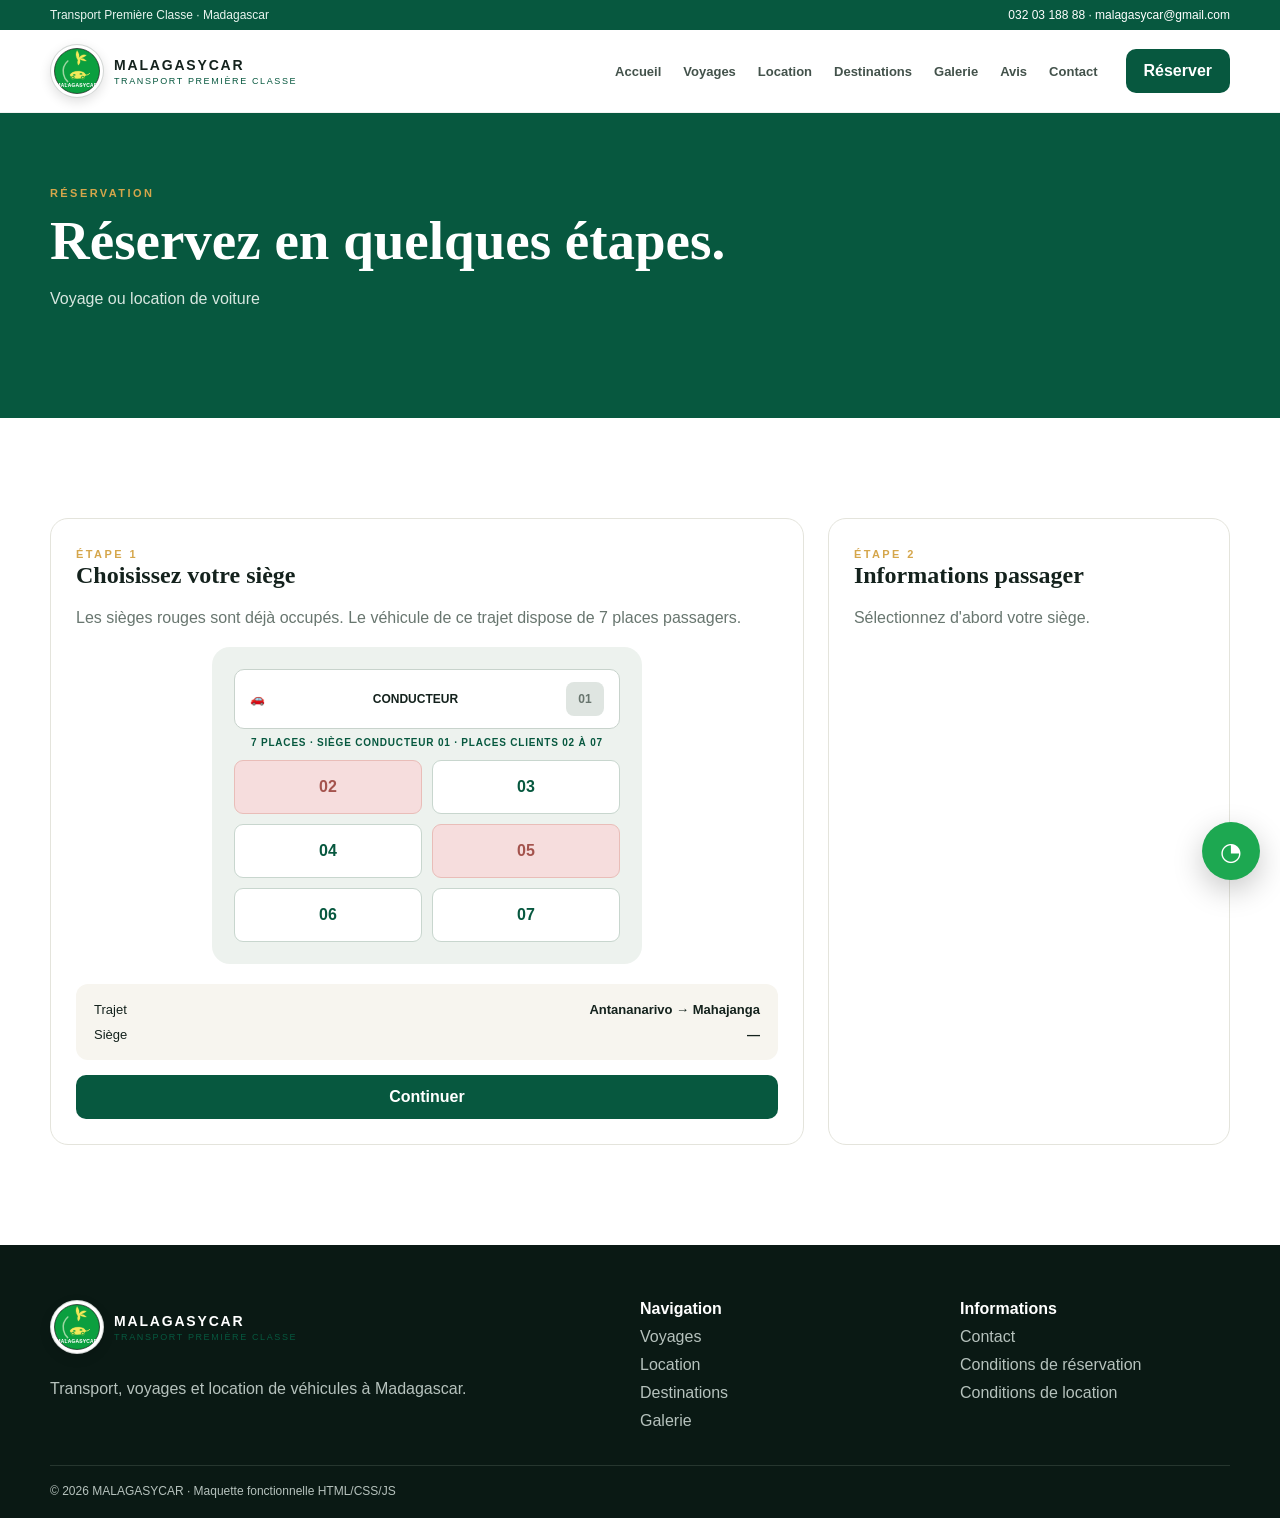
<file: reservation.html>
<!doctype html><html lang="fr"><head><meta charset="utf-8"><meta name="viewport" content="width=device-width,initial-scale=1"><title>Réservation — MALAGASYCAR</title><link rel="stylesheet" href="style.css"><link rel="icon" type="image/svg+xml" href="assets/logo-malagasycar.svg"><link rel="apple-touch-icon" href="assets/logo-malagasycar.svg"></head><body>
<div class="topbar"><div class="container"><span>Transport Première Classe · Madagascar</span><span><a href="tel:+261320318888">032 03 188 88</a> · <a href="mailto:malagasycar@gmail.com">malagasycar@gmail.com</a></span></div></div>
<header class="header"><div class="container nav"><a class="logo" href="index.html"><img src="assets/logo-malagasycar.svg" alt="Logo MALAGASYCAR"><span class="logo-text"><strong>MALAGASYCAR</strong><small>TRANSPORT PREMIÈRE CLASSE</small></span></a><button class="menu">☰</button><nav class="navlinks"><a class="" href="index.html">Accueil</a><a class="" href="voyages.html">Voyages</a><a class="" href="location.html">Location</a><a class="" href="destinations.html">Destinations</a><a class="" href="galerie.html">Galerie</a><a class="" href="avis.html">Avis</a><a class="" href="contact.html">Contact</a></nav><a class="btn btn-primary" href="reservation.html">Réserver</a></div></header>
<section class="page-hero"><div class="container"><span class="kicker">RÉSERVATION</span><h1>Réservez en quelques étapes.</h1><p id="booking-kind">Voyage ou location de voiture</p></div></section><section class="section" id="reservation-app"><div class="container"><div id="success" class="panel hidden" style="border-color:#b8dac8;background:#eff9f4;margin-bottom:20px"><h2>✓ Réservation confirmée</h2><p>Votre paiement est validé dans cette maquette.</p><strong>Numéro : <span id="success-id"></span></strong><br><a class="btn btn-primary" style="margin-top:15px" href="index.html">Retour à l'accueil</a></div>
<div id="travel-step" class="booking-layout"><div class="panel"><span class="kicker">ÉTAPE 1</span><h2>Choisissez votre siège</h2><p style="color:var(--muted)">Les sièges rouges sont déjà occupés. Le véhicule de ce trajet dispose de 7 places passagers.</p><div class="seat-map"><div class="driver-layout"><div class="driver">🚗 <strong>CONDUCTEUR</strong><span>01</span></div><div class="seat-capacity">7 places · siège conducteur 01 · places clients 02 à 07</div></div><div id="seats" class="seats"></div></div><div class="summary"><div class="summary-row"><span>Trajet</span><strong>Antananarivo → Mahajanga</strong></div><div class="summary-row"><span>Siège</span><strong id="seat-value">—</strong></div></div><button id="continue-travel" class="btn btn-primary btn-block" style="margin-top:15px">Continuer</button></div>
<div class="panel"><span class="kicker">ÉTAPE 2</span><h2>Informations passager</h2><div id="traveler-form" class="hidden"><div class="form-grid"><div class="field"><label>Nom complet</label><input id="t-name" class="input" placeholder="Votre nom"></div><div class="field"><label>Téléphone</label><input id="t-phone" class="input" type="tel" placeholder="Votre numéro"></div></div><p id="travel-summary" style="color:var(--green);font-weight:800"></p><button id="pay-travel" class="btn btn-gold btn-block">Voir le récapitulatif</button></div><p id="traveler-placeholder" style="color:var(--muted)">Sélectionnez d'abord votre siège.</p></div></div>
<div id="rental-step" class="booking-layout hidden"><div class="panel"><span class="kicker">LOCATION</span><h2 id="car-name">Toyota Corolla</h2><div class="form-grid"><div class="field"><label>Début</label><input id="r-start" type="date"></div><div class="field"><label>Fin</label><input id="r-end" type="date"></div></div><div class="summary" style="margin-top:18px"><div class="summary-row"><span>Durée</span><strong id="r-days">—</strong></div><div class="summary-row summary-total"><span>Total estimé</span><strong id="r-total">—</strong></div></div><button id="continue-rental" class="btn btn-primary btn-block" style="margin-top:15px">Continuer</button></div><div class="panel"><span class="kicker">VALIDATION</span><h2>Paiement</h2><div id="rental-form" class="hidden"><div class="field"><label>Nom complet</label><input id="r-name" class="input" placeholder="Votre nom"></div><div class="field" style="margin-top:15px"><label>Téléphone</label><input class="input" placeholder="Votre numéro"></div><p style="font-size:12px;color:var(--muted);line-height:1.6">Après validation du paiement, la voiture sera marquée indisponible pendant toute la période de location. Une annulation validée libère la période.</p><button id="pay-rental" class="btn btn-gold btn-block">Valider le paiement</button></div><p id="rental-placeholder" style="color:var(--muted)">Sélectionnez vos dates puis continuez.</p></div></div></div>
<div id="travel-modal" class="modal hidden" aria-hidden="true"><div class="modal-backdrop" data-close-modal></div><div class="modal-card" role="dialog" aria-modal="true" aria-labelledby="travel-modal-title"><button class="modal-close" type="button" data-close-modal aria-label="Fermer">×</button><span class="kicker">RÉCAPITULATIF AVANT PAIEMENT</span><h2 id="travel-modal-title">Vérifiez votre réservation</h2><p class="modal-intro">Confirmez les informations ci-dessous avant de procéder au paiement de l'acompte.</p><div class="recap-grid"><div class="recap-item"><span>Départ</span><strong id="recap-departure">Antananarivo</strong></div><div class="recap-item"><span>Arrivée</span><strong id="recap-arrival">Mahajanga</strong></div><div class="recap-item"><span>Passager</span><strong id="recap-name">—</strong></div><div class="recap-item"><span>Téléphone</span><strong id="recap-phone">—</strong></div><div class="recap-item"><span>Date du voyage</span><strong id="recap-date">—</strong></div><div class="recap-item"><span>Siège</span><strong id="recap-seat">—</strong></div><div class="recap-item"><span>N° de ticket</span><strong id="recap-ticket">—</strong></div></div><div class="payment-recap"><div><span>Prix du voyage</span><strong id="recap-total">180 000 Ar</strong></div><div><span>Acompte demandé</span><strong id="recap-percent">50 %</strong></div><div class="payment-main"><span>Montant à payer maintenant</span><strong id="recap-deposit">90 000 Ar</strong></div><div><span>Solde restant (50 %)</span><strong id="recap-balance">90 000 Ar</strong></div><small>Le premier paiement correspond à 50 % du prix total. Le solde restant sera à régler selon les conditions de réservation de MALAGASYCAR.</small></div><div class="payment-methods" style="margin-top:18px"><strong>Mode de paiement</strong><div class="payment-options"><label class="payment-option"><input type="radio" name="travel-payment-method" value="MVOLA" checked><span>📱 <b>MVola</b><small>Paiement mobile</small></span></label><label class="payment-option"><input type="radio" name="travel-payment-method" value="ORANGE_MONEY"><span>🟠 <b>Orange Money</b><small>Paiement mobile</small></span></label><label class="payment-option"><input type="radio" name="travel-payment-method" value="CB"><span>💳 <b>Carte bancaire</b><small>CB / Visa / Mastercard</small></span></label></div></div><div class="modal-actions"><button id="edit-travel" type="button" class="btn btn-outline">Modifier</button><button id="confirm-travel-payment" type="button" class="btn btn-gold">Confirmer et procéder au paiement</button></div></div></div></section>
<a class="whatsapp" href="https://wa.me/261320318888" target="_blank" aria-label="WhatsApp">◔</a>
<footer class="footer"><div class="container footer-grid"><div class="footer-col"><a class="logo" href="index.html"><img src="assets/logo-malagasycar.svg" alt="Logo MALAGASYCAR"><span class="logo-text"><strong style="color:#fff">MALAGASYCAR</strong><small>TRANSPORT PREMIÈRE CLASSE</small></span></a><p>Transport, voyages et location de véhicules à Madagascar.</p></div><div class="footer-col"><strong>Navigation</strong><a href="voyages.html">Voyages</a><a href="location.html">Location</a><a href="destinations.html">Destinations</a><a href="galerie.html">Galerie</a></div><div class="footer-col"><strong>Informations</strong><a href="contact.html">Contact</a><a href="#">Conditions de réservation</a><a href="#">Conditions de location</a></div></div><div class="container copyright">© 2026 MALAGASYCAR · Maquette fonctionnelle HTML/CSS/JS</div></footer><script src="app.js?v=20261003-2"></script></body></html>
</file>
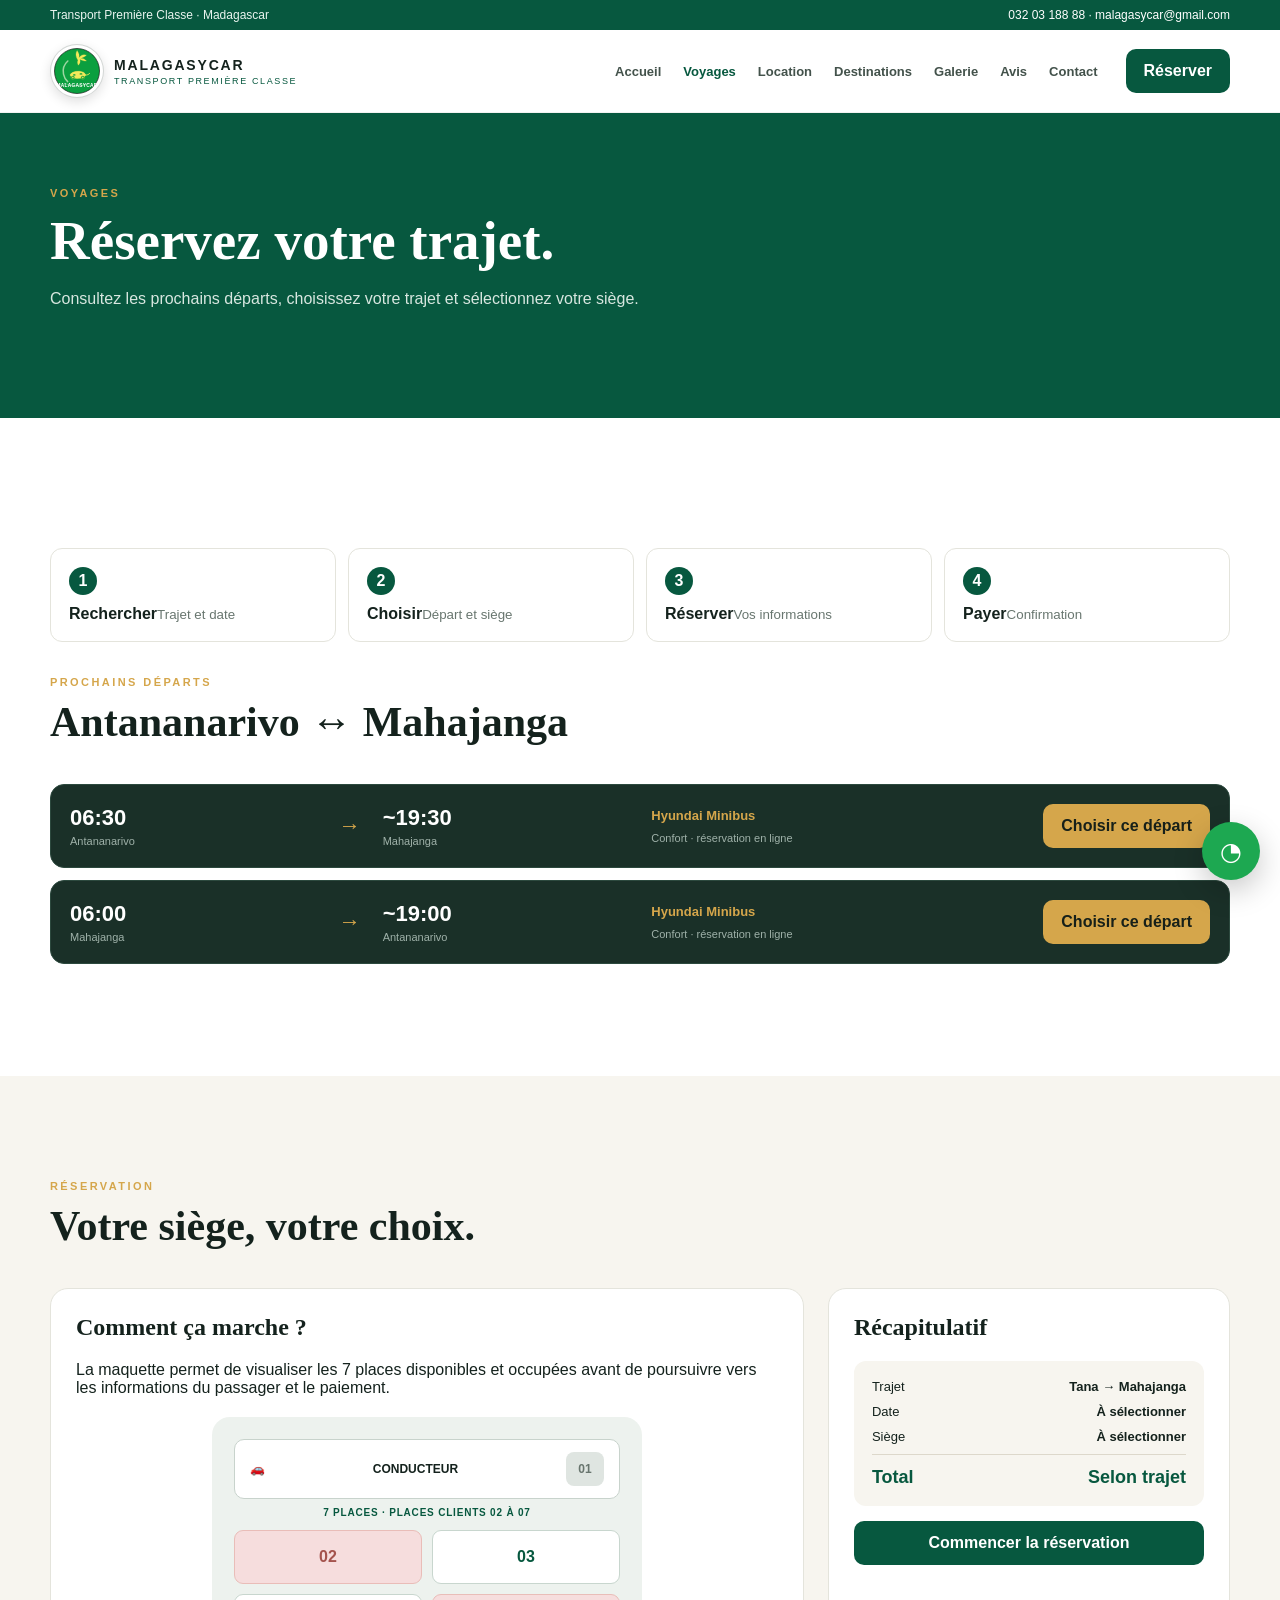
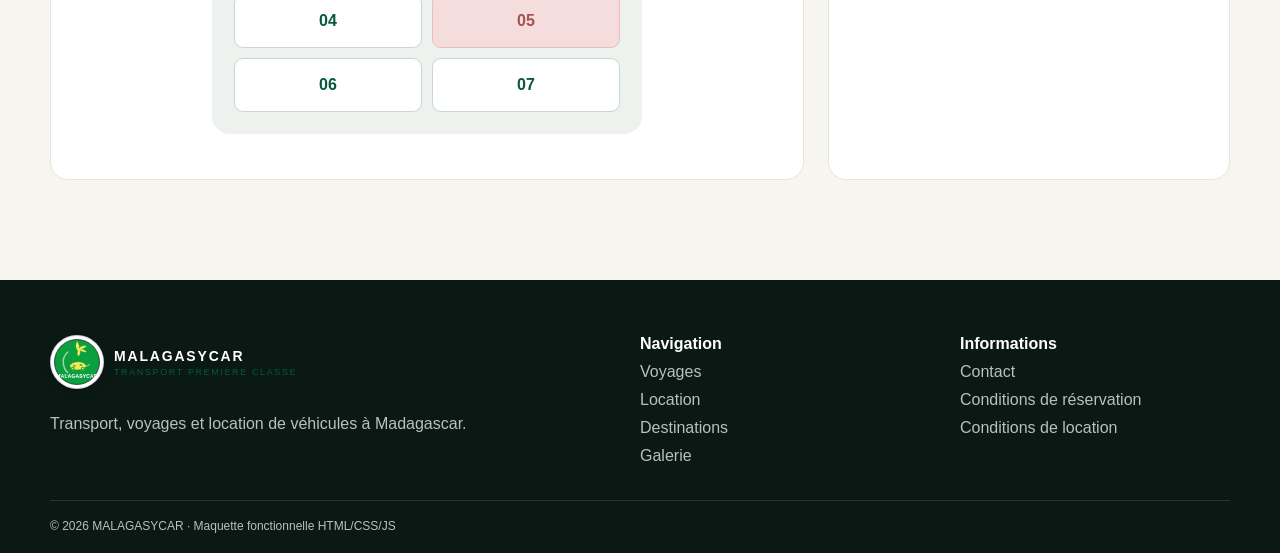
<file: voyages.html>
<!doctype html><html lang="fr"><head><meta charset="utf-8"><meta name="viewport" content="width=device-width,initial-scale=1"><title>Voyages — MALAGASYCAR</title><link rel="stylesheet" href="style.css"><link rel="icon" type="image/svg+xml" href="assets/logo-malagasycar.svg"><link rel="apple-touch-icon" href="assets/logo-malagasycar.svg"></head><body>
<div class="topbar"><div class="container"><span>Transport Première Classe · Madagascar</span><span><a href="tel:+261320318888">032 03 188 88</a> · <a href="mailto:malagasycar@gmail.com">malagasycar@gmail.com</a></span></div></div>
<header class="header"><div class="container nav"><a class="logo" href="index.html"><img src="assets/logo-malagasycar.svg" alt="Logo MALAGASYCAR"><span class="logo-text"><strong>MALAGASYCAR</strong><small>TRANSPORT PREMIÈRE CLASSE</small></span></a><button class="menu">☰</button><nav class="navlinks"><a class="" href="index.html">Accueil</a><a class="active" href="voyages.html">Voyages</a><a class="" href="location.html">Location</a><a class="" href="destinations.html">Destinations</a><a class="" href="galerie.html">Galerie</a><a class="" href="avis.html">Avis</a><a class="" href="contact.html">Contact</a></nav><a class="btn btn-primary" href="reservation.html">Réserver</a></div></header>
<section class="page-hero"><div class="container"><span class="kicker">VOYAGES</span><h1>Réservez votre trajet.</h1><p>Consultez les prochains départs, choisissez votre trajet et sélectionnez votre siège.</p></div></section><section class="section"><div class="container"><div class="steps"><div class="step"><b>1</b><strong>Rechercher</strong><small>Trajet et date</small></div><div class="step"><b>2</b><strong>Choisir</strong><small>Départ et siège</small></div><div class="step"><b>3</b><strong>Réserver</strong><small>Vos informations</small></div><div class="step"><b>4</b><strong>Payer</strong><small>Confirmation</small></div></div><div class="section-head"><div><span class="kicker">PROCHAINS DÉPARTS</span><h2>Antananarivo ↔ Mahajanga</h2></div></div><div class="trip" style="color:#fff"><div class="trip-time"><strong>06:30</strong><span>Antananarivo</span></div><div class="trip-arrow">→</div><div class="trip-time"><strong>~19:30</strong><span>Mahajanga</span></div><div class="trip-meta"><strong>Hyundai Minibus</strong><span>Confort · réservation en ligne</span></div><a class="btn btn-gold" href="reservation.html?type=travel">Choisir ce départ</a></div><div class="trip" style="color:#fff"><div class="trip-time"><strong>06:00</strong><span>Mahajanga</span></div><div class="trip-arrow">→</div><div class="trip-time"><strong>~19:00</strong><span>Antananarivo</span></div><div class="trip-meta"><strong>Hyundai Minibus</strong><span>Confort · réservation en ligne</span></div><a class="btn btn-gold" href="reservation.html?type=travel">Choisir ce départ</a></div></div></section><section class="section paper"><div class="container"><div class="section-head"><div><span class="kicker">RÉSERVATION</span><h2>Votre siège, votre choix.</h2></div></div><div class="booking-layout"><div class="panel"><h2>Comment ça marche ?</h2><p>La maquette permet de visualiser les 7 places disponibles et occupées avant de poursuivre vers les informations du passager et le paiement.</p><div class="seat-map"><div class="driver-layout"><div class="driver">🚗 <strong>CONDUCTEUR</strong><span>01</span></div><div class="seat-capacity">7 places · places clients 02 à 07</div></div><div class="seats"><button class="seat busy" disabled>02</button><button class="seat">03</button><button class="seat">04</button><button class="seat busy" disabled>05</button><button class="seat">06</button><button class="seat">07</button></div></div></div><div class="panel"><h2>Récapitulatif</h2><div class="summary"><div class="summary-row"><span>Trajet</span><strong>Tana → Mahajanga</strong></div><div class="summary-row"><span>Date</span><strong>À sélectionner</strong></div><div class="summary-row"><span>Siège</span><strong>À sélectionner</strong></div><div class="summary-row summary-total"><span>Total</span><strong>Selon trajet</strong></div></div><a class="btn btn-primary btn-block" style="margin-top:15px" href="reservation.html?type=travel">Commencer la réservation</a></div></div></div></section>
<a class="whatsapp" href="https://wa.me/261320318888" target="_blank" aria-label="WhatsApp">◔</a>
<footer class="footer"><div class="container footer-grid"><div class="footer-col"><a class="logo" href="index.html"><img src="assets/logo-malagasycar.svg" alt="Logo MALAGASYCAR"><span class="logo-text"><strong style="color:#fff">MALAGASYCAR</strong><small>TRANSPORT PREMIÈRE CLASSE</small></span></a><p>Transport, voyages et location de véhicules à Madagascar.</p></div><div class="footer-col"><strong>Navigation</strong><a href="voyages.html">Voyages</a><a href="location.html">Location</a><a href="destinations.html">Destinations</a><a href="galerie.html">Galerie</a></div><div class="footer-col"><strong>Informations</strong><a href="contact.html">Contact</a><a href="#">Conditions de réservation</a><a href="#">Conditions de location</a></div></div><div class="container copyright">© 2026 MALAGASYCAR · Maquette fonctionnelle HTML/CSS/JS</div></footer><script src="app.js"></script></body></html>
</file>
<file: style.css>
:root{
--green:#07583f;--green-2:#0b7555;--green-3:#e9f3ee;--gold:#d5a64b;--gold-2:#f4dfad;
--ink:#14221d;--muted:#68766f;--paper:#f7f5ef;--white:#fff;--red:#b64c45;--blue:#35769b;
--line:#e4e4dc;--shadow:0 20px 60px rgba(16,40,29,.11);--radius:18px
}
*{box-sizing:border-box}html{scroll-behavior:smooth}body{margin:0;font-family:Inter,DM Sans,Arial,sans-serif;color:var(--ink);background:#fff}a{text-decoration:none;color:inherit}
img{max-width:100%}button,input,select,textarea{font:inherit}.container{width:min(1180px,calc(100% - 36px));margin:auto}
.topbar{background:var(--green);color:#e9f4ef;font-size:12px}.topbar .container{display:flex;justify-content:space-between;padding:8px 0}.topbar a{color:#fff}
.header{position:sticky;top:0;z-index:50;background:rgba(255,255,255,.95);backdrop-filter:blur(16px);border-bottom:1px solid rgba(0,0,0,.05)}
.nav{height:82px;display:flex;align-items:center;gap:28px}.logo{display:flex;align-items:center;gap:10px;margin-right:auto}.logo img{width:54px;height:54px;object-fit:contain;background:#fff;padding:1px;border:1px solid rgba(15,34,25,.18);border-radius:50%;box-shadow:0 4px 12px rgba(0,0,0,.12)}.logo-text strong{display:block;letter-spacing:.13em;font-size:14px}.logo-text small{display:block;color:var(--green);letter-spacing:.18em;font-size:9px;margin-top:3px}
.navlinks{display:flex;gap:22px;align-items:center;font-size:13px;font-weight:700;color:#43524b}.navlinks a:hover,.navlinks a.active{color:var(--green)}.menu{display:none;border:0;background:none;font-size:25px}
.btn{display:inline-flex;align-items:center;justify-content:center;border:0;border-radius:10px;padding:13px 18px;font-weight:800;cursor:pointer;transition:.2s}.btn:hover{transform:translateY(-1px)}.btn-primary{background:var(--green);color:#fff}.btn-gold{background:var(--gold);color:#172019}.btn-outline{background:#fff;border:1px solid var(--line);color:var(--green)}.btn-dark{background:var(--ink);color:#fff}.btn-danger{background:#f9e8e6;color:var(--red)}.btn-sm{padding:9px 12px;font-size:12px}.btn-block{width:100%}
.hero{position:relative;min-height:650px;background:linear-gradient(90deg,rgba(5,32,22,.9),rgba(5,32,22,.38)),url("https://images.unsplash.com/photo-1530789253388-582c481c54b0?auto=format&fit=crop&w=1900&q=85") center/cover}.hero-content{padding:105px 0 170px;color:#fff}.kicker{font-size:11px;letter-spacing:.22em;font-weight:900;color:var(--gold)}h1,h2,h3{font-family:Georgia,"Times New Roman",serif}h1{font-size:clamp(46px,6.8vw,82px);line-height:1.02;max-width:760px;margin:18px 0}.hero h1 em{color:#e7c36c;font-style:normal}.hero p{max-width:610px;font-size:18px;line-height:1.75;color:#e2ebe6}.hero-actions{display:flex;gap:12px;margin-top:28px}
.booking-box{position:absolute;left:50%;bottom:-66px;transform:translateX(-50%);background:#fff;border-radius:18px;box-shadow:var(--shadow);overflow:hidden;width:min(1120px,calc(100% - 36px))}.booking-tabs{display:flex;border-bottom:1px solid var(--line)}.booking-tab{border:0;background:#fff;padding:18px 25px;font-weight:800;color:var(--muted);cursor:pointer}.booking-tab.active{color:var(--green);border-bottom:3px solid var(--green)}.booking-panel{display:none;padding:22px;gap:12px;align-items:end}.booking-panel.active{display:grid;grid-template-columns:1fr 1fr 1fr 1fr auto}.field label{display:block;text-transform:uppercase;letter-spacing:.08em;font-size:10px;font-weight:900;color:var(--muted);margin-bottom:7px}.field input,.field select,.input{width:100%;padding:12px;border:1px solid var(--line);border-radius:9px;background:#fff;color:var(--ink)}
.stats{background:var(--paper);margin-top:66px}.stats-grid{display:grid;grid-template-columns:repeat(4,1fr);padding:25px 0}.stat{text-align:center;border-right:1px solid #dddacf}.stat:last-child{border:0}.stat strong{display:block;font-size:24px;color:var(--green)}.stat span{font-size:12px;color:var(--muted)}
.section{padding:100px 0}.paper{background:var(--paper)}.dark{background:var(--ink);color:#fff}.section-head{display:flex;justify-content:space-between;align-items:end;gap:30px;margin-bottom:38px}.section-head h2{font-size:42px;margin:8px 0 0}.section-head p{max-width:480px;color:var(--muted);line-height:1.7}.dark .section-head p{color:#aebbb4}
.grid3{display:grid;grid-template-columns:repeat(3,1fr);gap:18px}.card{background:#fff;border:1px solid var(--line);border-radius:var(--radius);overflow:hidden}.card-body{padding:24px}.card h3{font-size:24px;margin:0 0 8px}.card p{color:var(--muted);line-height:1.65}
.service{padding:30px;background:#fff;border:1px solid var(--line);border-radius:18px}.service.featured{background:var(--green);color:#fff;border-color:var(--green)}.service .icon{font-size:30px}.service p{color:var(--muted)}.featured p{color:#d5e7df}.service ul{padding-left:20px;line-height:2;color:#55645d}
.destination-grid{display:grid;grid-template-columns:1.2fr 1fr 1fr;gap:18px}.destination{height:390px;border-radius:18px;background-size:cover;background-position:center;position:relative;overflow:hidden;display:flex;align-items:end}.destination:before{content:"";position:absolute;inset:0;background:linear-gradient(transparent 30%,rgba(0,0,0,.72))}.destination>div{position:relative;color:#fff;padding:28px}.destination h3{font-size:31px;margin:8px 0}.destination p{margin:0;color:#ddd}.d-tana{background-image:url("https://images.unsplash.com/photo-1516026672322-bc52d61a55d5?auto=format&fit=crop&w=1100&q=80")}.d-mahajanga{background-image:url("https://images.unsplash.com/photo-1507525428034-b723cf961d3e?auto=format&fit=crop&w=1100&q=80")}.d-west{background-image:url("https://images.unsplash.com/photo-1469474968028-56623f02e42e?auto=format&fit=crop&w=1100&q=80")}
.cars{display:grid;grid-template-columns:repeat(3,1fr);gap:20px}.car-photo{height:235px;background-size:contain;background-repeat:no-repeat;background-position:center;position:relative;background-color:#eef2ee}
.car1{background-image:url("https://images.unsplash.com/photo-1749566566987-a900cec063d8?auto=format&fit=crop&w=1000&q=82")}
.car2{background-image:url("https://www.dubicars.com/images/54e074/w_1300x760/shamshad-motors-fzco/c9300bf8-55d8-4487-b20f-cbf7ccb77124.jpg")}
.car3{background-image:url("https://images.unsplash.com/photo-1563010502-4714d64a19b8?auto=format&fit=crop&w=1000&q=82")}.badge{position:absolute;top:14px;left:14px;padding:7px 10px;border-radius:30px;background:#fff;font-size:11px;font-weight:900}.available{color:var(--green)}.unavailable{color:var(--red)}.car-title{display:flex;justify-content:space-between;gap:15px}.car-title h3{font-size:23px;margin:0}.price{font-weight:900;color:var(--green);white-space:nowrap}.specs{display:flex;flex-wrap:wrap;gap:9px;margin:17px 0}.spec{background:#f0f3ef;padding:7px 9px;border-radius:6px;font-size:11px;color:#56645d}
.trip{display:grid;grid-template-columns:1fr auto 1fr 1.5fr auto;gap:22px;align-items:center;padding:19px;background:#1a3028;border:1px solid #2c493e;border-radius:14px;margin-bottom:12px}.trip-time strong{font-size:22px}.trip-time span,.trip-meta span{display:block;color:#9fb1a9;font-size:11px;margin-top:4px}.trip-arrow{color:var(--gold);font-size:22px}.trip-meta{display:flex;flex-direction:column;gap:5px}.trip-meta strong{font-size:13px;color:var(--gold)}
.gallery{display:grid;grid-template-columns:2fr 1fr 1fr;grid-template-rows:220px 220px;gap:12px}.gallery div{border-radius:15px;background-size:cover;background-position:center}.g-a{grid-row:span 2;background-image:url("https://images.unsplash.com/photo-1530789253388-582c481c54b0?auto=format&fit=crop&w=1100&q=80")}.g-b{background-image:url("https://images.unsplash.com/photo-1500534623283-312aade485b7?auto=format&fit=crop&w=800&q=80")}.g-c{background-image:url("https://images.unsplash.com/photo-1501785888041-af3ef285e470?auto=format&fit=crop&w=800&q=80")}.g-d{background-image:url("https://images.unsplash.com/photo-1528127269322-539801943592?auto=format&fit=crop&w=800&q=80")}.g-e{background-image:url("https://images.unsplash.com/photo-1472396961693-142e6e269027?auto=format&fit=crop&w=800&q=80")}
.reviews{display:grid;grid-template-columns:repeat(3,1fr);gap:18px}.review{padding:27px;border:1px solid var(--line);border-radius:15px}.stars{color:var(--gold);letter-spacing:2px}.review p{line-height:1.7;color:#526058;min-height:90px}.review small{color:var(--muted)}
.contact-grid{display:grid;grid-template-columns:1fr 1fr;gap:70px}.contact-grid h2{font-size:50px;margin:8px 0 16px}.contact-grid p{color:var(--muted);line-height:1.7}.contact-list{display:grid;gap:15px;margin-top:25px}.contact-form{display:grid;gap:15px;border:1px solid var(--line);border-radius:18px;padding:28px;box-shadow:var(--shadow)}
.footer{background:#0a1914;color:#b6c2bd;padding:55px 0 20px}.footer-grid{display:grid;grid-template-columns:2fr 1fr 1fr;gap:50px}.footer-col{display:flex;flex-direction:column;gap:10px}.footer-col strong{color:#fff}.copyright{border-top:1px solid #26362f;margin-top:35px;padding-top:18px;font-size:12px}
.whatsapp{position:fixed;right:20px;bottom:20px;z-index:90;width:58px;height:58px;border-radius:50%;display:grid;place-items:center;background:#1da851;color:#fff;font-size:25px;box-shadow:0 10px 30px rgba(0,0,0,.22)}
.page-hero{background:var(--green);color:#fff;padding:70px 0 90px}.page-hero h1{font-size:55px;margin:12px 0}.page-hero p{max-width:680px;color:#d8e7e0;line-height:1.7}
.steps{display:grid;grid-template-columns:repeat(4,1fr);gap:12px;margin:30px 0}.step{padding:18px;border:1px solid var(--line);border-radius:12px}.step b{display:grid;place-items:center;width:28px;height:28px;border-radius:50%;background:var(--green);color:#fff;margin-bottom:10px}.step small{color:var(--muted)}
.booking-layout{display:grid;grid-template-columns:1.5fr .8fr;gap:24px}.panel{border:1px solid var(--line);border-radius:18px;padding:25px;background:#fff}.panel h2{margin-top:0}.form-grid{display:grid;grid-template-columns:1fr 1fr;gap:15px}.full-col{grid-column:1/-1}
.seat-map{max-width:430px;margin:20px auto;background:#edf2ee;padding:22px;border-radius:18px}.driver{background:#fff;border:1px dashed #c8d3cc;padding:10px;text-align:center;border-radius:8px;font-size:12px;margin-bottom:14px}.seats{display:grid;grid-template-columns:repeat(3,1fr);gap:10px}.seat{height:50px;border:1px solid #c8d6ce;background:#fff;border-radius:9px;color:var(--green);font-weight:900;cursor:pointer}.seat.busy{background:#f6dddd;color:#a4534d;border-color:#e9bdb8;cursor:not-allowed}.seat.selected{background:#dcecf4;color:#17678d;border-color:#8cbfd4}.summary{background:var(--paper);border-radius:12px;padding:18px;display:grid;gap:10px}.summary-row{display:flex;justify-content:space-between;font-size:13px}.summary-total{font-size:18px;font-weight:900;color:var(--green);border-top:1px solid #ddd8cb;padding-top:12px}
.calendar{display:grid;grid-template-columns:repeat(7,1fr);border:1px solid var(--line);border-radius:12px;overflow:hidden}.cal-head,.cal-day{padding:10px;text-align:center;border-right:1px solid var(--line);border-bottom:1px solid var(--line);font-size:12px}.cal-head{background:#f1f4ef;font-weight:900;color:var(--muted)}.cal-day{min-height:72px;text-align:left}.cal-day small{display:block;margin-top:8px;border-radius:5px;padding:3px;font-size:9px}.cal-day .r{background:#f4d9d7;color:#9e4c46}.cal-day .a{background:#dceee5;color:#17694d}.cal-day .today{background:var(--gold-2)}
.admin-body{background:#f3f5f2}.admin-shell{display:grid;grid-template-columns:245px 1fr;min-height:100vh}.sidebar{background:#0b1d17;color:#b9c8c0;padding:24px 15px;position:sticky;top:0;height:100vh}.side-brand{display:flex;align-items:center;gap:9px;color:#fff;padding:4px 9px 28px}.side-brand img{width:42px;height:42px;border-radius:50%;object-fit:contain;background:#fff;padding:1px}.side-nav{display:grid;gap:5px}.side-nav a{padding:12px 13px;border-radius:9px;font-size:13px;font-weight:700}.side-nav a:hover,.side-nav a.active{background:#17362c;color:#fff}.admin-main{padding:25px}.admin-top{display:flex;justify-content:space-between;align-items:center;margin-bottom:25px}.admin-top h1{font-family:Inter,Arial,sans-serif;font-size:28px;margin:0}.admin-user{display:flex;align-items:center;gap:10px;font-size:12px}.avatar{width:35px;height:35px;border-radius:50%;background:var(--gold);display:grid;place-items:center;font-weight:900}.kpi-grid{display:grid;grid-template-columns:repeat(4,1fr);gap:14px}.kpi{background:#fff;border:1px solid var(--line);border-radius:14px;padding:18px}.kpi small{color:var(--muted)}.kpi strong{display:block;font-size:27px;margin-top:8px;color:var(--green)}.admin-grid{display:grid;grid-template-columns:1.5fr 1fr;gap:18px;margin-top:18px}.admin-card{background:#fff;border:1px solid var(--line);border-radius:14px;padding:20px}.admin-card h2{font-family:Inter,Arial,sans-serif;font-size:16px;margin:0 0 17px}.table-wrap{overflow:auto}.table{width:100%;border-collapse:collapse;font-size:12px}.table th,.table td{text-align:left;padding:12px;border-bottom:1px solid var(--line);white-space:nowrap}.table th{color:var(--muted);font-size:10px;text-transform:uppercase}.status{display:inline-flex;padding:5px 8px;border-radius:20px;font-size:10px;font-weight:900}.status.ok{background:#dff0e7;color:#1b6b4c}.status.wait{background:#fff0cf;color:#8b6722}.status.cancel{background:#f5dfdd;color:#9c4d47}.status.blue{background:#dcecf4;color:#286680}.admin-calendar{margin-top:18px}.admin-calendar .calendar{background:#fff}.admin-actions{display:flex;gap:8px;flex-wrap:wrap}.notice{padding:12px 14px;border-radius:9px;background:#fff8df;color:#735d20;font-size:11px;margin-bottom:15px}
.modal{position:fixed;inset:0;z-index:1000;display:flex;align-items:center;justify-content:center;padding:20px}.modal.hidden{display:none!important}.modal-backdrop{position:absolute;inset:0;background:rgba(10,24,18,.68);backdrop-filter:blur(5px)}.modal-card{position:relative;width:min(720px,100%);max-height:90vh;overflow:auto;background:#fff;border-radius:24px;padding:30px;box-shadow:0 28px 80px rgba(0,0,0,.28);z-index:1}.modal-close{position:absolute;top:14px;right:16px;border:0;background:#f2f5f2;width:38px;height:38px;border-radius:50%;font-size:26px;line-height:1;cursor:pointer;color:var(--ink)}.modal-card h2{margin:7px 45px 7px 0;font-size:clamp(24px,4vw,34px)}.modal-intro{color:var(--muted);margin:0 0 22px;line-height:1.6}.recap-grid{display:grid;grid-template-columns:repeat(2,minmax(0,1fr));gap:12px;margin-bottom:16px}.recap-item{background:#f6f8f5;border:1px solid #e3e9e3;border-radius:14px;padding:13px 15px;display:flex;flex-direction:column;gap:5px}.recap-item span,.payment-recap span{font-size:12px;color:var(--muted)}.recap-item strong{font-size:15px;color:var(--ink)}.payment-recap{border:1px solid #d9e8df;background:#f3faf6;border-radius:17px;padding:17px;margin-top:4px}.payment-recap>div{display:flex;justify-content:space-between;gap:20px;padding:7px 0}.payment-recap .payment-main{border-top:1px dashed #c7d9ce;margin-top:6px;padding-top:14px}.payment-recap .payment-main span{font-size:14px;font-weight:800;color:var(--ink)}.payment-recap .payment-main strong{font-size:25px;color:var(--green)}.payment-recap small{display:block;color:var(--muted);line-height:1.5;margin-top:7px}.modal-actions{display:flex;justify-content:flex-end;gap:10px;margin-top:20px;flex-wrap:wrap}.hidden{display:none!important}.badge.pending{color:#8b6722;background:#fff8df}
@media(max-width:950px){.navlinks.open{display:flex;position:absolute;top:82px;left:13px;right:13px;z-index:1000;flex-direction:column;align-items:stretch;gap:0;background:#fff;border:1px solid var(--line);border-radius:12px;padding:8px;box-shadow:0 14px 30px rgba(0,0,0,.12)}.navlinks.open a{padding:12px 14px;border-radius:8px}.navlinks.open a:hover,.navlinks.open a.active{background:#f0f3ef}.nav{position:relative}.navlinks{display:none}.menu{display:block}.booking-panel.active{grid-template-columns:1fr 1fr}.grid3,.cars,.reviews{grid-template-columns:1fr 1fr}.destination-grid{grid-template-columns:1fr 1fr}.destination:first-child{grid-row:span 2}.trip{grid-template-columns:1fr auto 1fr}.trip-meta{grid-column:span 3;flex-direction:row;justify-content:space-between}.trip .btn{grid-column:span 3}.booking-box{bottom:-125px}.stats{margin-top:125px}.admin-shell{grid-template-columns:75px 1fr}.sidebar{padding:20px 9px}.side-brand .side-label,.side-nav span{display:none}.side-brand{justify-content:center}.side-nav a{text-align:center}}
@media(max-width:650px){.navlinks.open{top:70px}.container{width:calc(100% - 26px)}.topbar .container{font-size:10px}.topbar .container span:last-child{display:none}.nav{height:70px}.logo img{width:45px;height:45px}.hero{min-height:770px}.hero-content{padding-top:70px}.hero-actions{flex-direction:column}.booking-box{bottom:-205px}.booking-panel.active{grid-template-columns:1fr}.stats{margin-top:205px}.stats-grid{grid-template-columns:1fr 1fr;gap:15px}.stat{border:0}.section{padding:70px 0}.section-head{display:block}.section-head h2{font-size:34px}.grid3,.cars,.reviews,.destination-grid,.contact-grid,.booking-layout,.admin-grid,.kpi-grid{grid-template-columns:1fr}.destination:first-child{grid-row:auto}.gallery{grid-template-columns:1fr 1fr;grid-template-rows:180px 180px 180px}.g-a{grid-row:span 2}.g-e{grid-column:span 2}.form-grid{grid-template-columns:1fr}.full-col{grid-column:auto}.steps{grid-template-columns:1fr 1fr}.page-hero h1{font-size:43px}.footer-grid{grid-template-columns:1fr 1fr}.footer-grid>div:first-child{grid-column:span 2}.admin-main{padding:17px}.admin-shell{grid-template-columns:1fr}.sidebar{position:relative;height:auto}.side-nav{display:flex;overflow:auto}.side-nav a{white-space:nowrap}.side-nav span{display:inline}.side-brand{justify-content:flex-start}.sidebar{padding:12px}.admin-top{align-items:flex-start;gap:15px}.calendar{min-width:620px}.admin-calendar{overflow:auto}.cal-day{min-height:60px}}
@media(max-width:600px){.modal-card{padding:23px 18px;border-radius:20px}.recap-grid{grid-template-columns:1fr}.modal-actions .btn{width:100%}}
.rental-filters{display:flex;gap:10px;flex-wrap:wrap;margin:0 0 24px}.rental-filter{border:1px solid var(--line);background:#fff;color:var(--muted);padding:10px 15px;border-radius:999px;font-size:12px;font-weight:900;cursor:pointer;transition:.2s}.rental-filter:hover,.rental-filter.active{background:var(--green);border-color:var(--green);color:#fff}.fleet-type{position:absolute;right:14px;top:14px;padding:7px 10px;border-radius:30px;background:rgba(255,255,255,.9);color:var(--green);font-size:10px;font-weight:900;letter-spacing:.06em}.car4{background-image:url("https://images.unsplash.com/photo-1776521906834-45551a2004ac?auto=format&fit=crop&w=1000&q=82")}.car-card[style*="display: none"]{display:none!important}

/* Flotte: proportions visuelles adaptées au type de véhicule */
.car1{background-size:contain}.car2{background-size:contain}.car3{background-size:contain}.car4{background-size:contain}
.seat-capacity{font-size:10px;text-transform:uppercase;letter-spacing:.1em;font-weight:900;color:var(--green);text-align:center;margin:-4px 0 12px}.seats{grid-template-columns:repeat(3,1fr)}

.driver-layout{display:block}.driver{display:flex;align-items:center;justify-content:space-between;gap:12px;background:#fff;border:1px solid #c8d3cc;padding:12px 15px;border-radius:10px;font-size:12px;margin-bottom:8px}.driver span{display:grid;place-items:center;width:38px;height:34px;border-radius:8px;background:#dfe5e1;color:#68756e;font-weight:900}.seat-capacity{font-size:10px;text-transform:uppercase;letter-spacing:.08em;font-weight:900;color:var(--green);text-align:center;margin:8px 0 12px}.seats{display:grid;grid-template-columns:repeat(2,1fr);gap:10px}.seat{height:54px}.seat:nth-child(7){grid-column:1 / 2}
\n.payment-options{display:grid;grid-template-columns:repeat(3,1fr);gap:10px;margin-top:10px}.payment-option{display:flex;align-items:center;gap:9px;padding:12px;border:1px solid var(--line);border-radius:10px;cursor:pointer;background:#fff}.payment-option:has(input:checked){border-color:var(--green);box-shadow:0 0 0 2px rgba(11,93,70,.10)}.payment-option input{accent-color:var(--green)}.payment-option span{display:grid;gap:3px;font-size:13px}.payment-option small{color:var(--muted);font-size:10px}@media(max-width:650px){.payment-options{grid-template-columns:1fr}}\n
</file>
